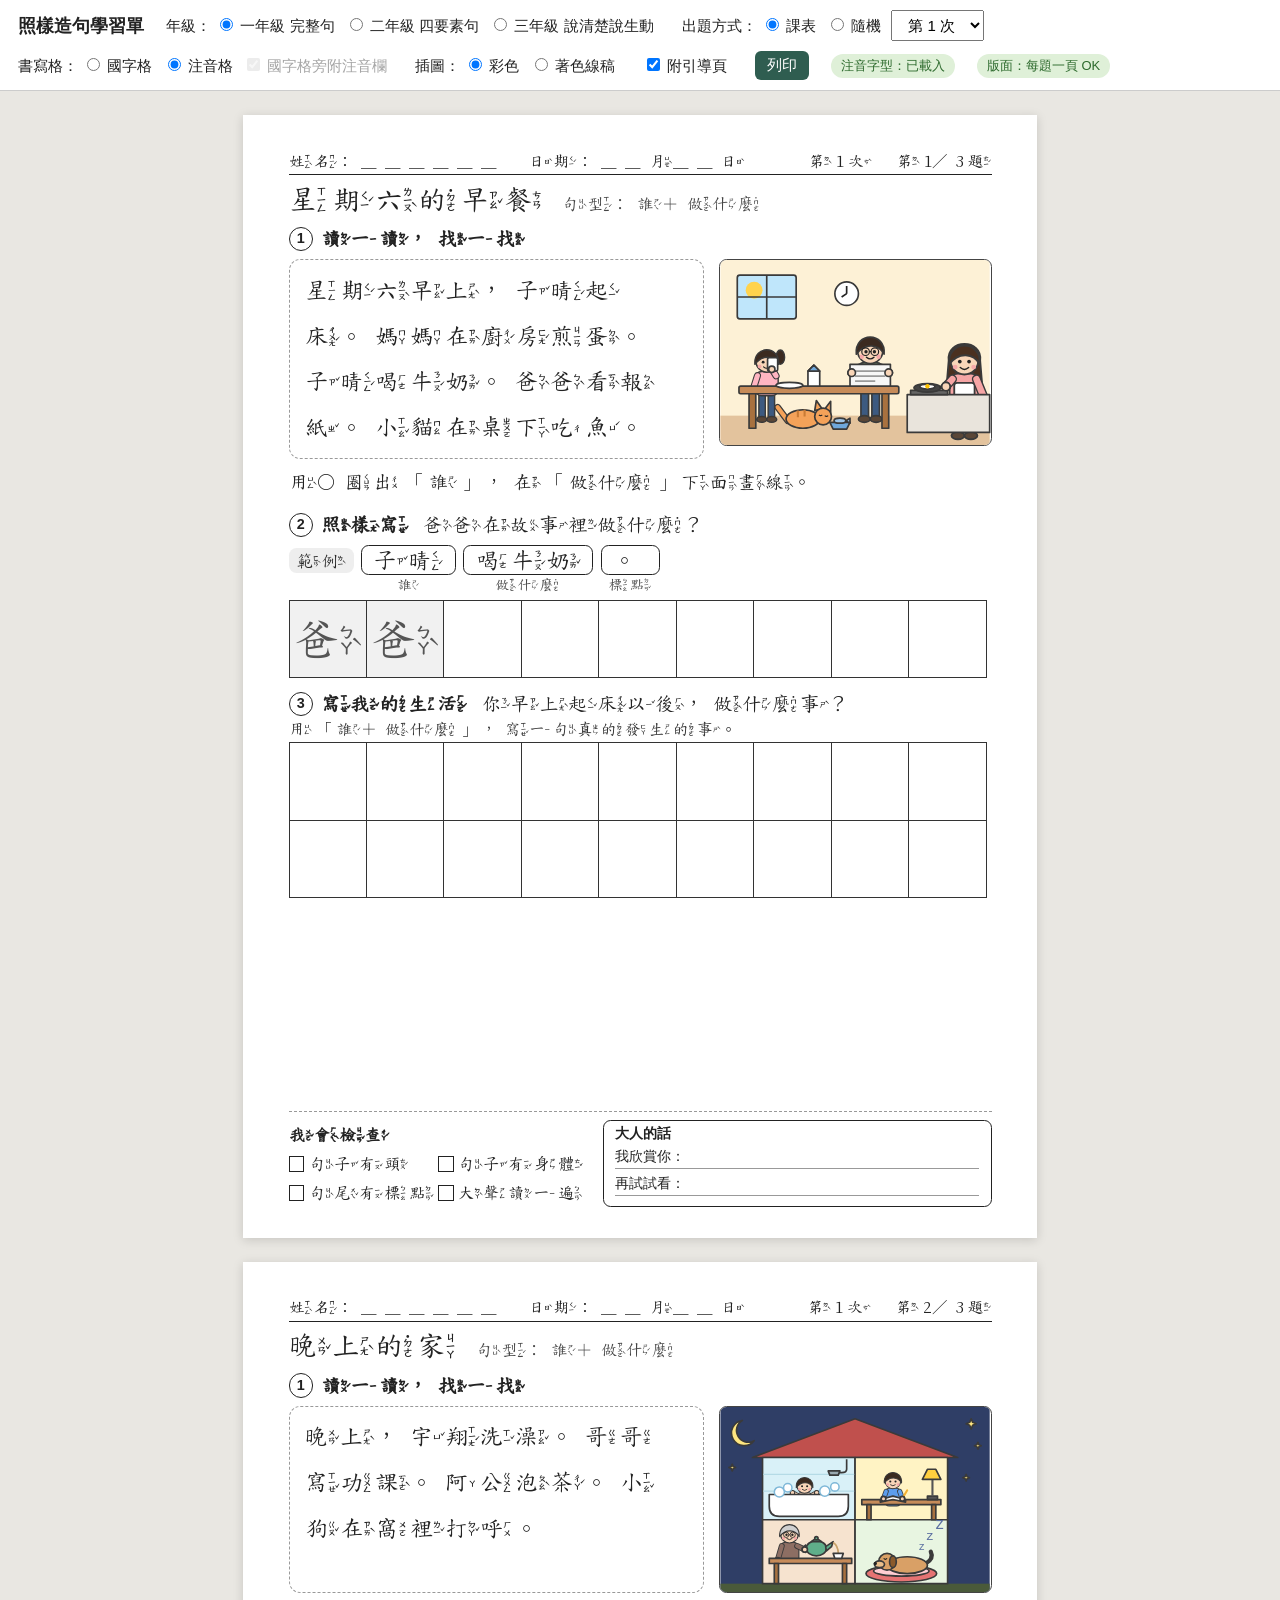
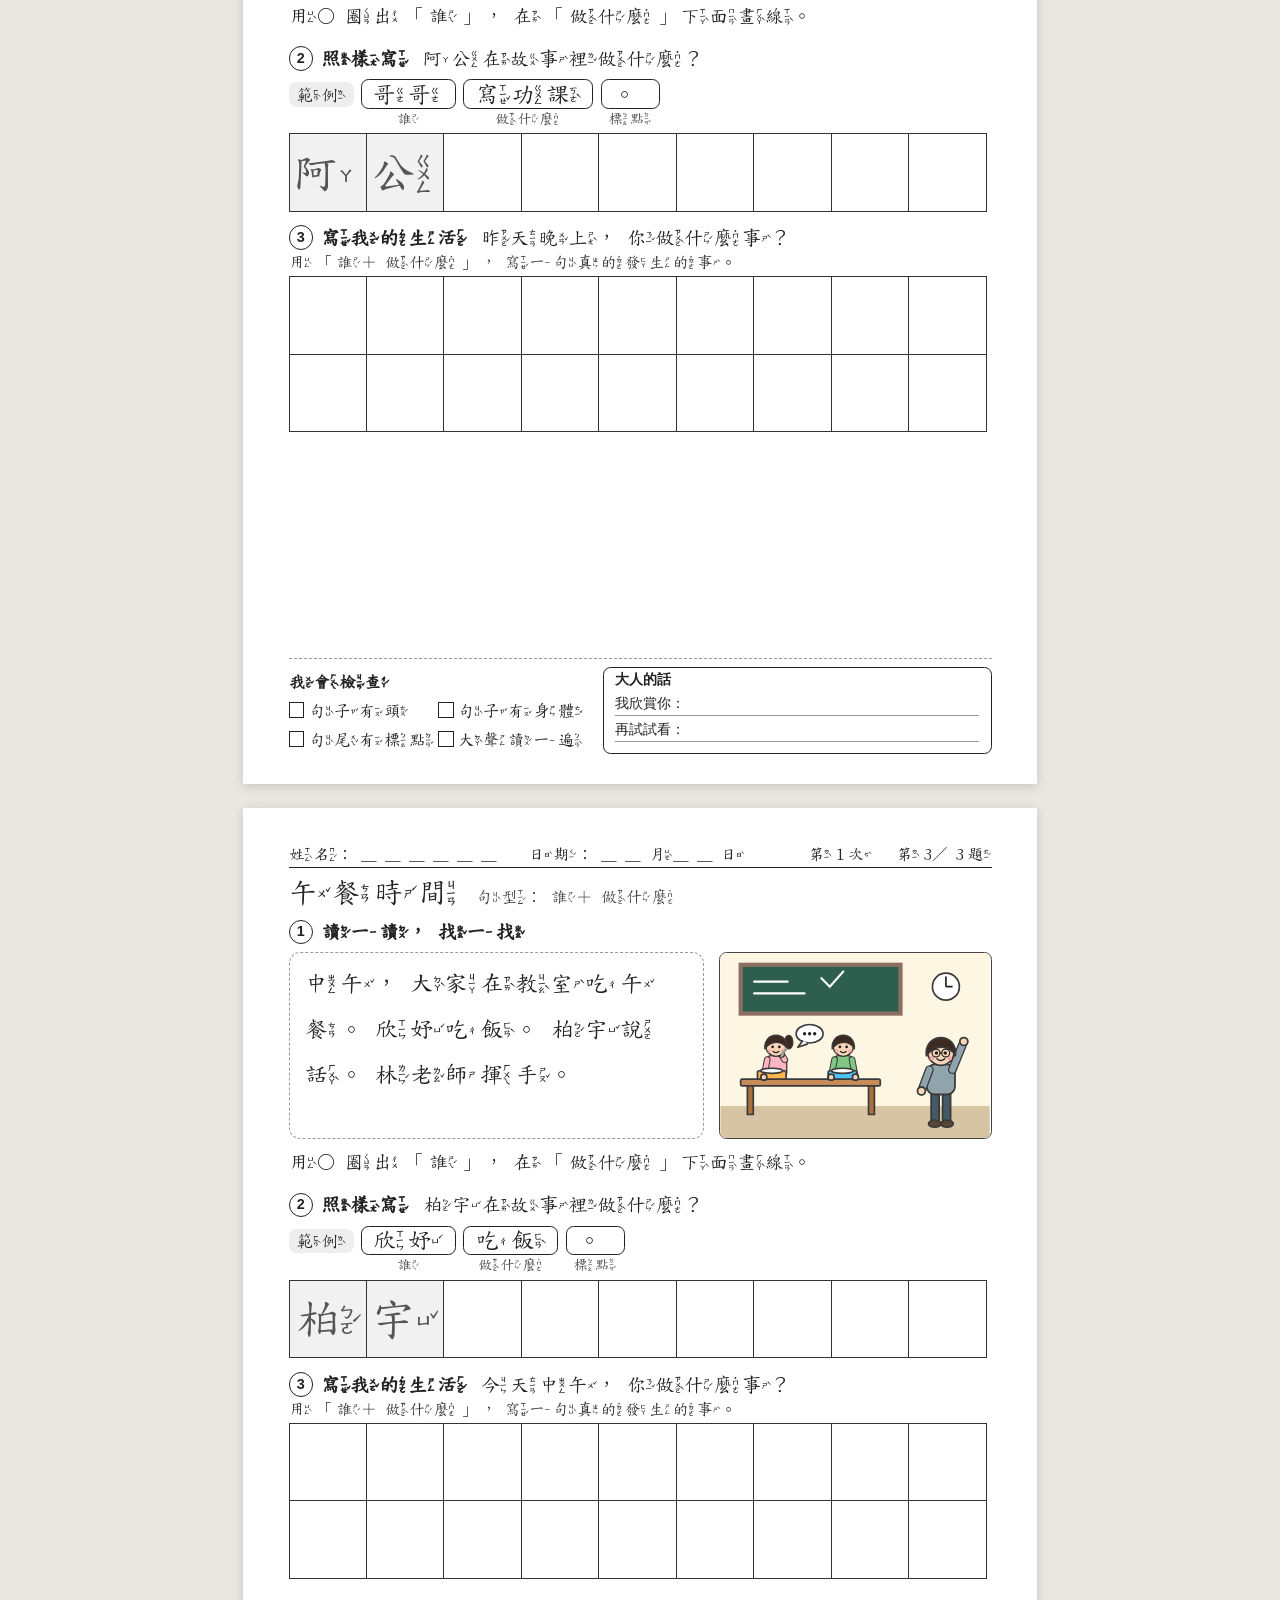
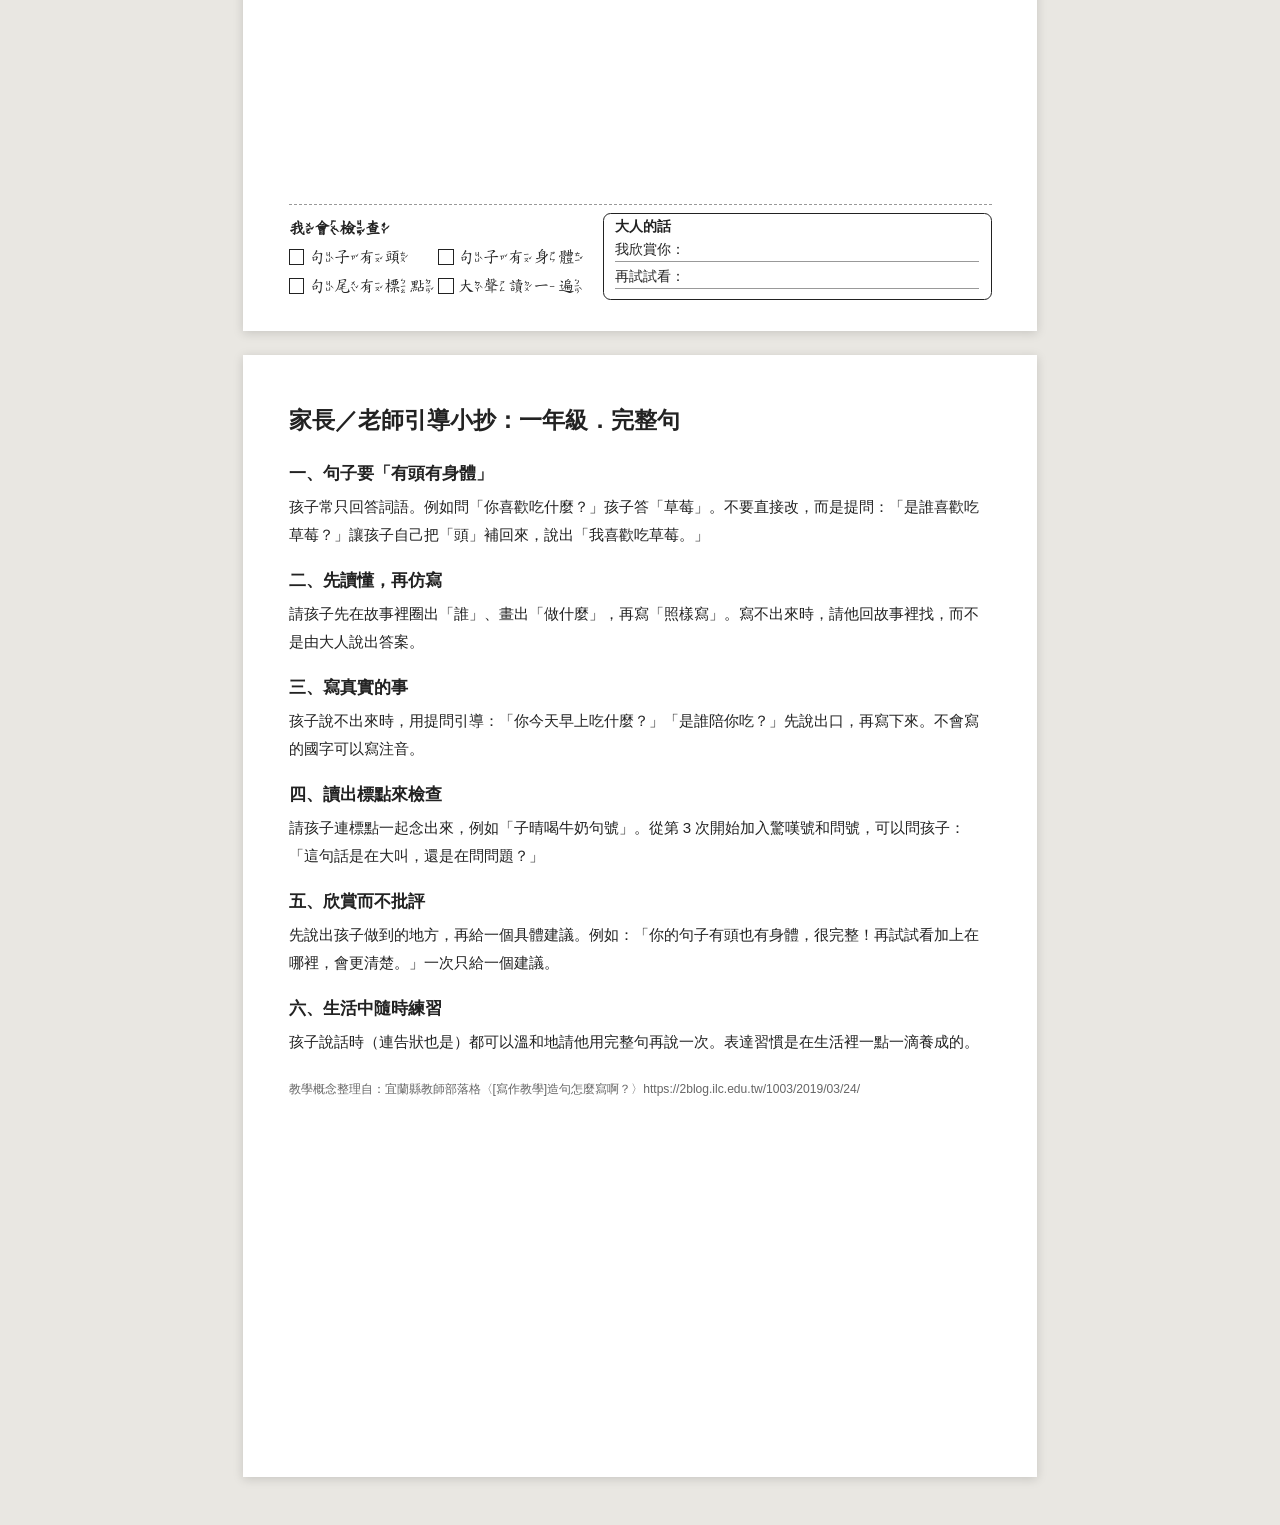
<file: index.html>
<!DOCTYPE html>
<html lang="zh-Hant">
<head>
<meta charset="UTF-8">
<meta name="viewport" content="width=device-width, initial-scale=1">
<title>照樣造句學習單（低年級）</title>
<link rel="preload" href="fonts/BpmfZihiKaiStd-Regular.ttf" as="font" type="font/ttf" crossorigin>
<link rel="stylesheet" href="css/style.css">
<link rel="stylesheet" href="css/print.css">
</head>
<body>

<div class="panel">
  <h1>照樣造句學習單</h1>
  <span>年級：
    <label><input type="radio" name="lv" value="1" checked> 一年級 完整句</label>
    <label><input type="radio" name="lv" value="2"> 二年級 四要素句</label>
    <label><input type="radio" name="lv" value="3"> 三年級 說清楚說生動</label>
  </span>
  <span id="srcWrap">出題方式：
    <label><input type="radio" name="src" value="lesson" checked> 課表</label>
    <label><input type="radio" name="src" value="random"> 隨機</label>
    <select id="lesson"></select>
  </span>
  <span id="countWrap">題數：<select id="count"><option>3</option><option>4</option><option selected>5</option></select></span>
  <span>書寫格：
    <label><input type="radio" name="mode" value="hz" checked> 國字格</label>
    <label><input type="radio" name="mode" value="zy"> 注音格</label>
    <label id="zyWrap"><input type="checkbox" id="zy" checked> 國字格旁附注音欄</label>
  </span>
  <span>插圖：
    <label><input type="radio" name="art" value="color" checked> 彩色</label>
    <label><input type="radio" name="art" value="line"> 著色線稿</label>
  </span>
  <label><input type="checkbox" id="withGuide" checked> 附引導頁</label>
  <button class="gray" id="reshuffle">重新抽題</button>
  <button id="printBtn">列印</button>
  <span id="fontStatus">偵測字型中…</span>
  <span id="warn"></span>
</div>

<div id="sheets"></div>

<script src="data/grade1.js"></script>
<script src="data/grade2.js"></script>
<script src="data/grade3.js"></script>
<script src="js/svgs.js"></script>
<script src="js/app.js"></script>
</body>
</html>
</file>
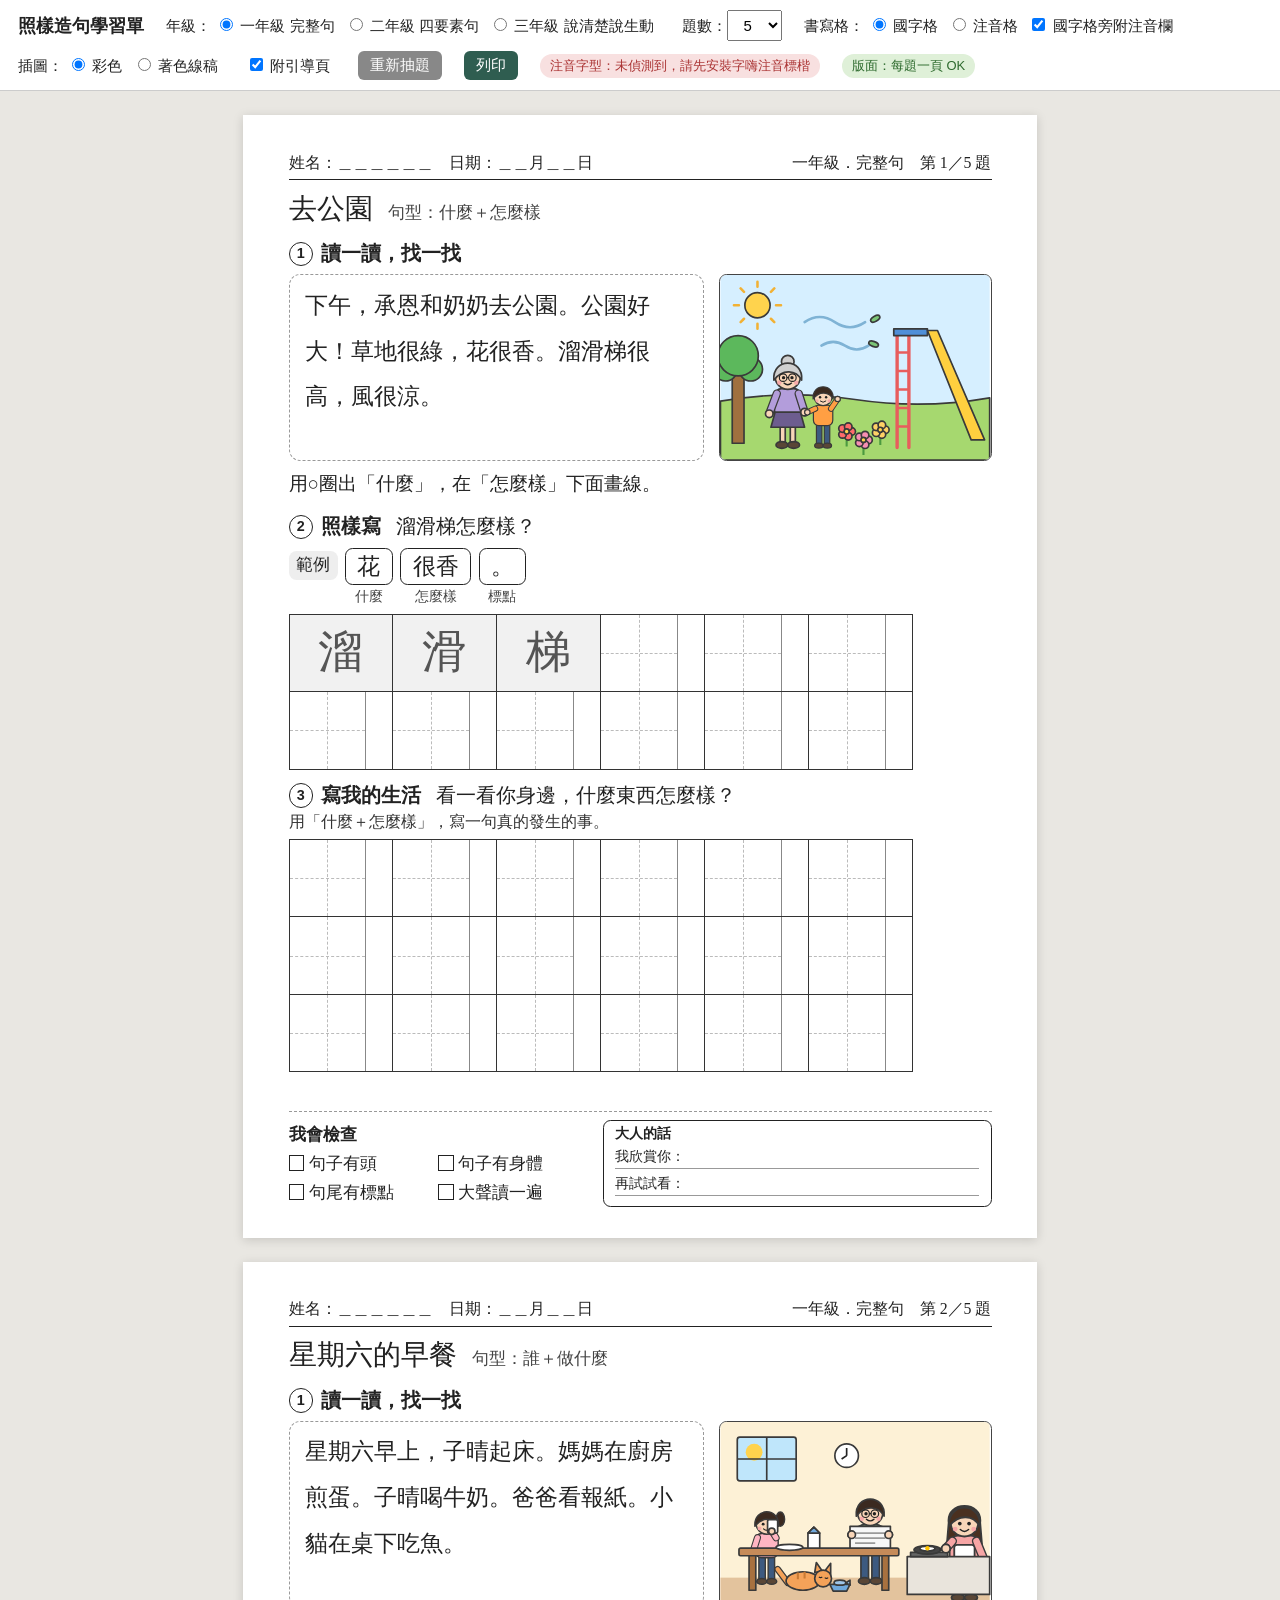
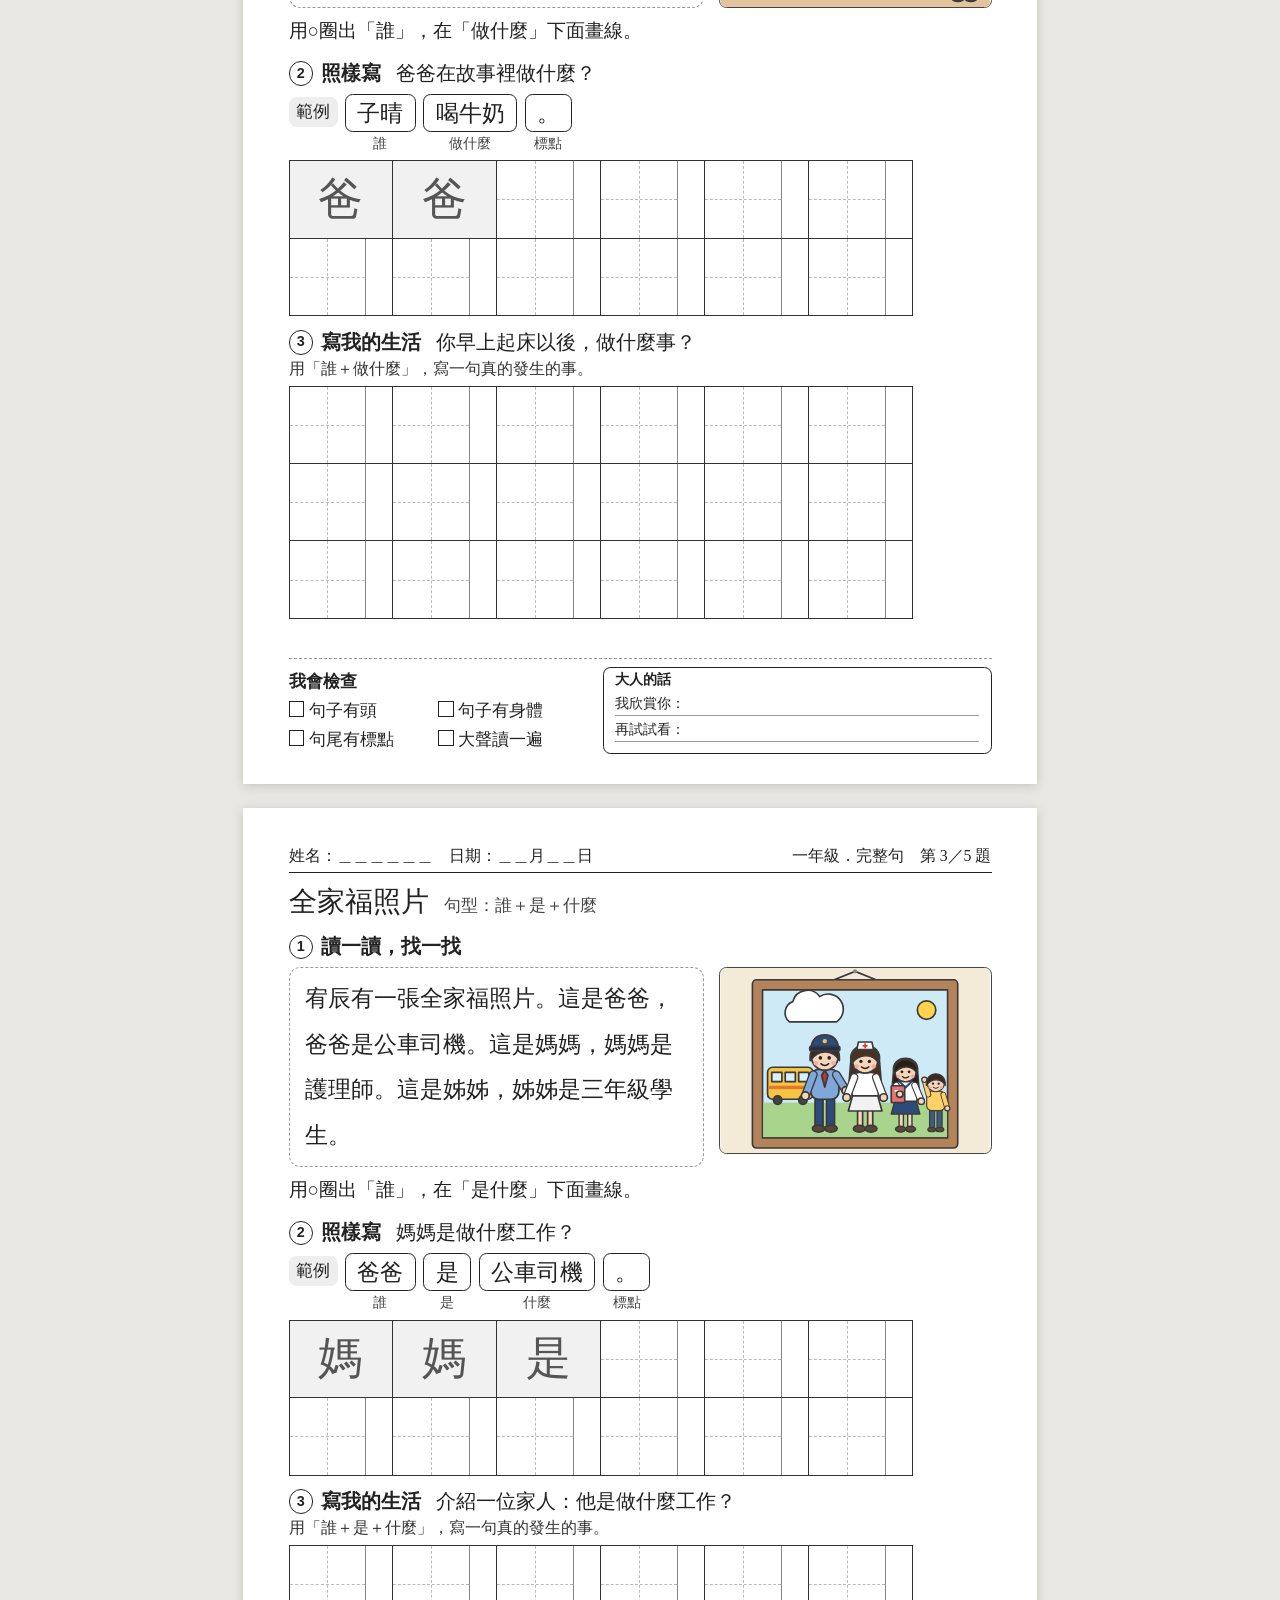
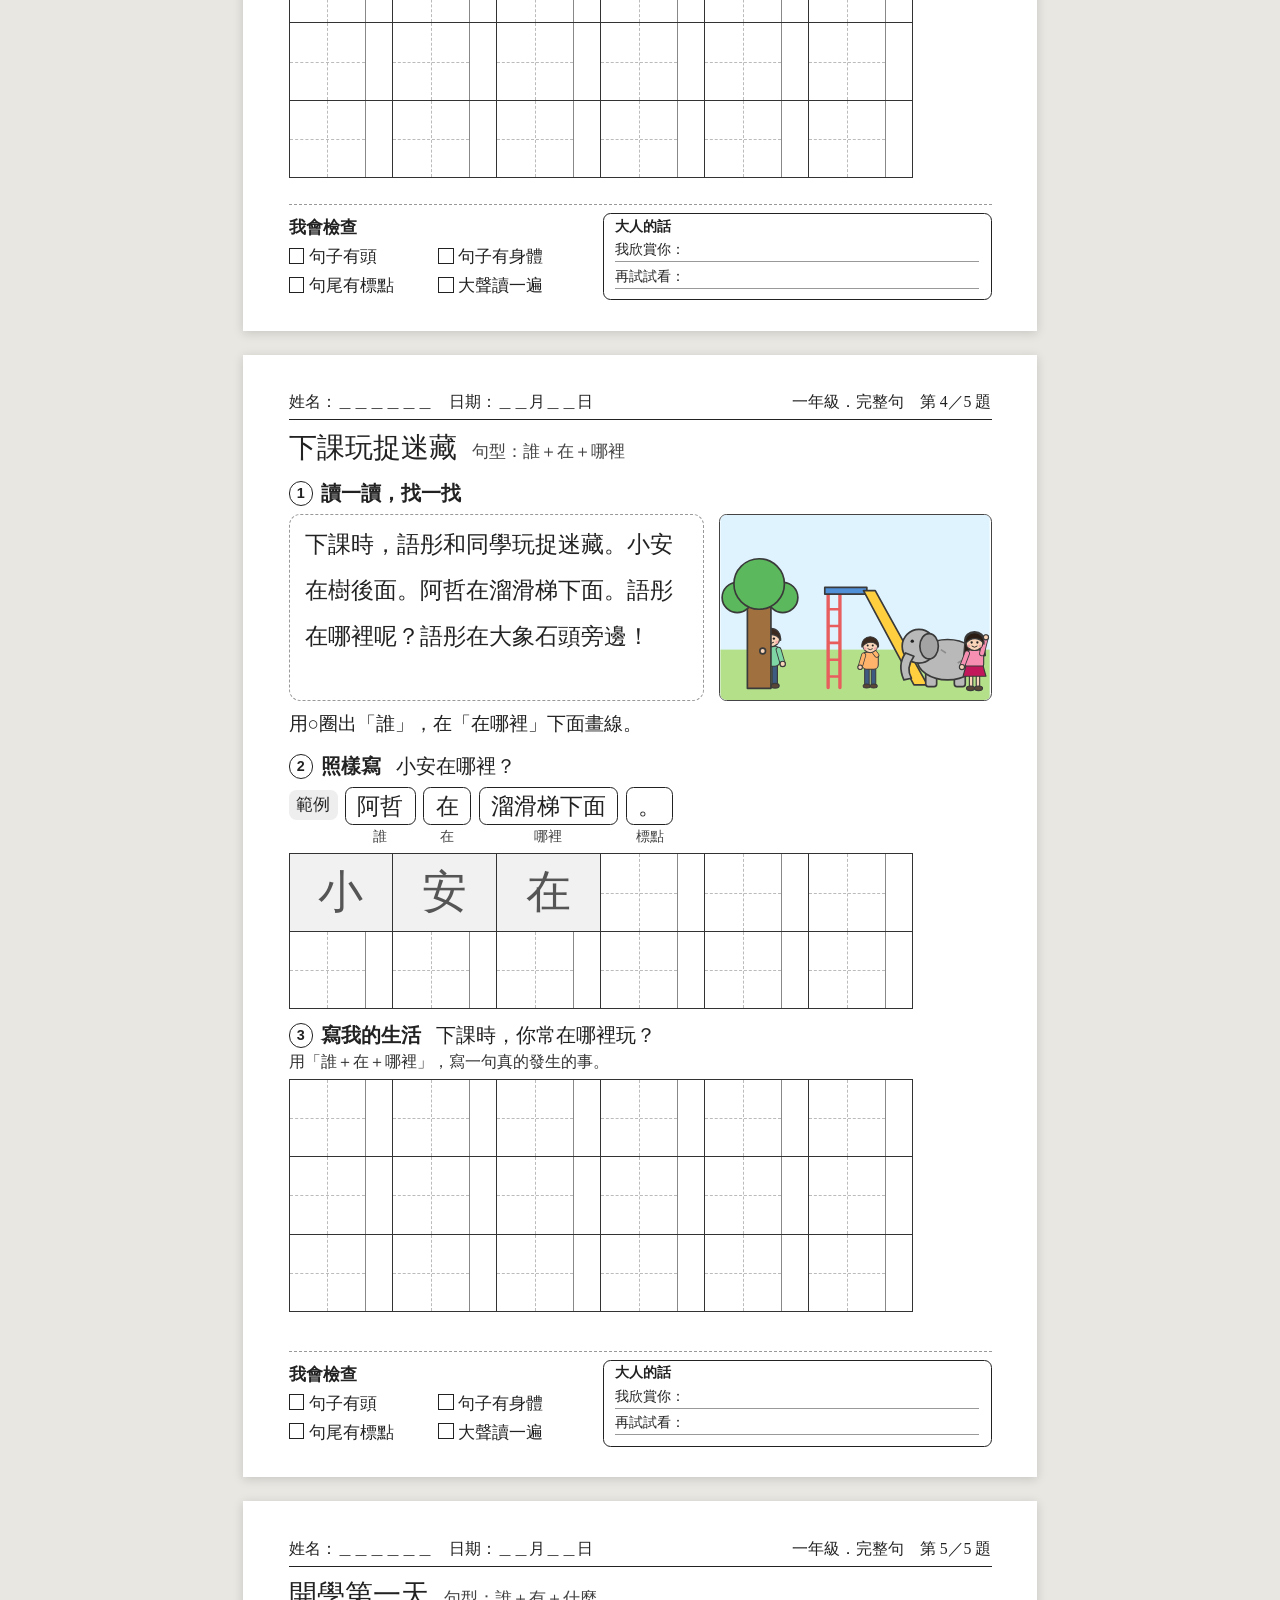
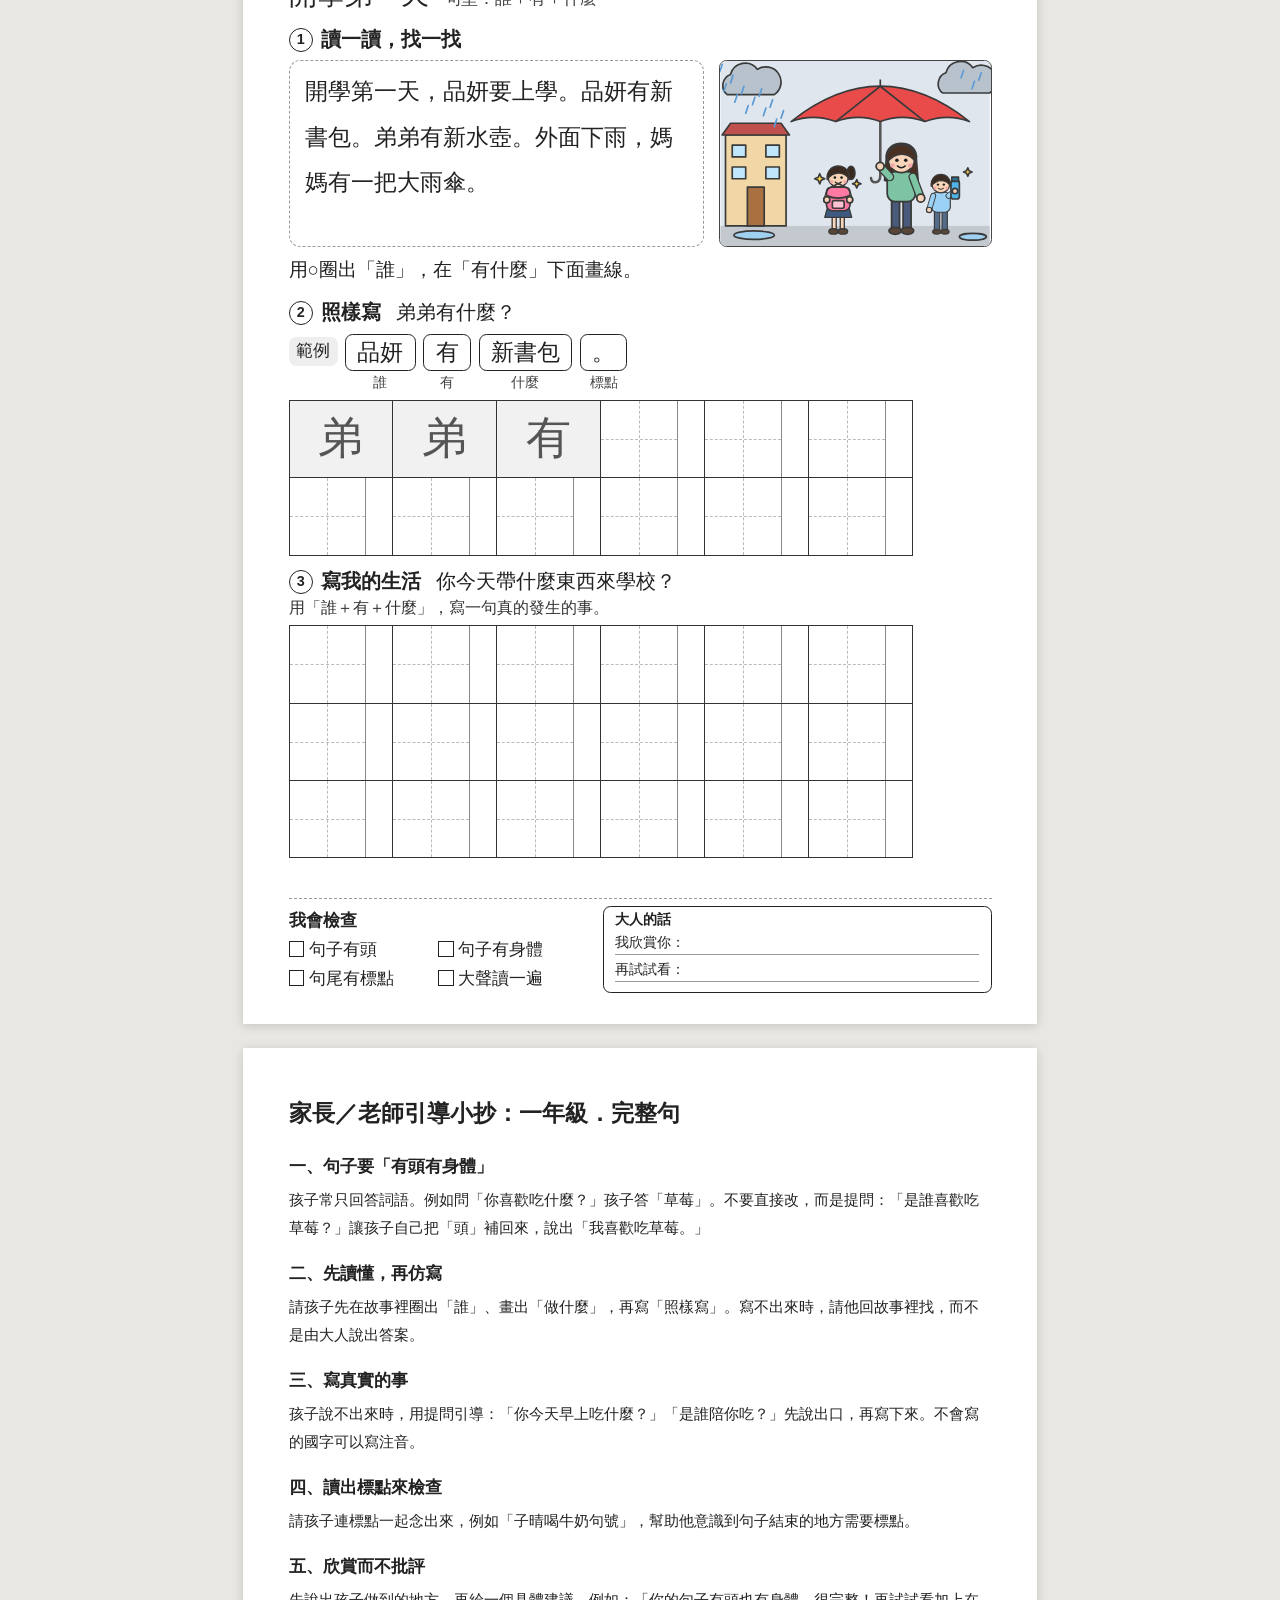
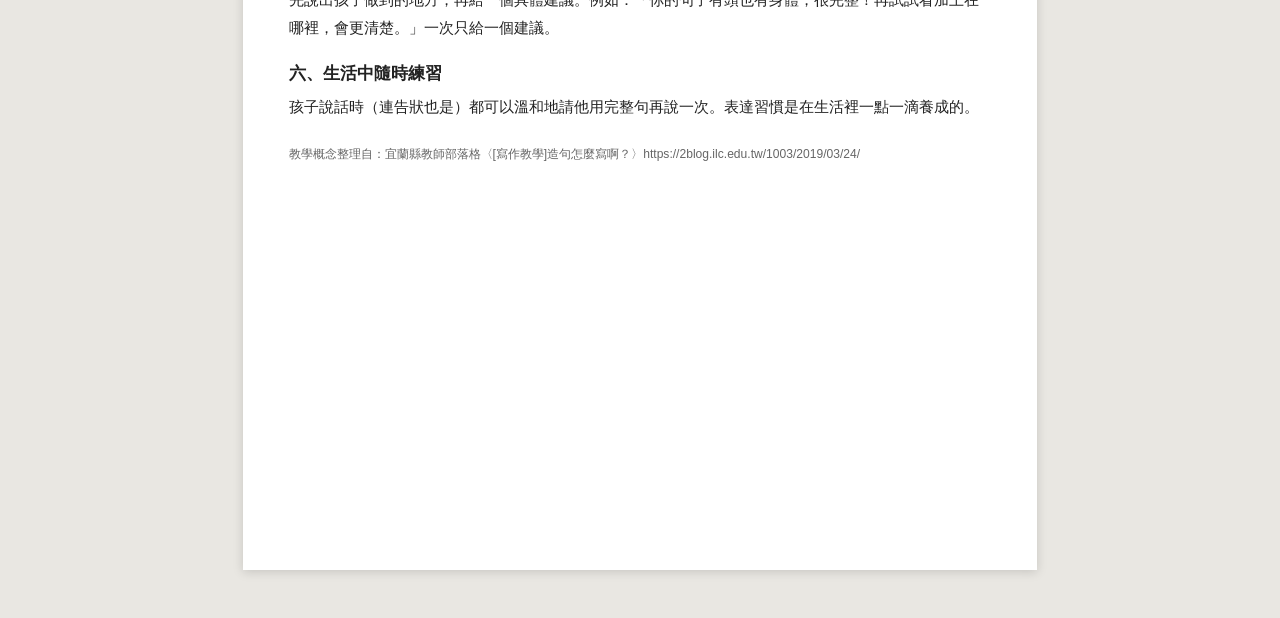
<file: legacy/照樣造句學習單.html>
<!DOCTYPE html>
<html lang="zh-Hant">
<head>
<meta charset="UTF-8">
<title>照樣造句學習單（低年級）</title>
<style>
:root{
  --bpmf:'BpmfZihiKaiStd','字嗨注音標楷','Bpmf Zihi Kai Std','BpmfZihiKaiStd-Regular','DFKai-SB','標楷體',serif;
  --ui:'Microsoft JhengHei','PingFang TC','Noto Sans TC',sans-serif;
}
*{box-sizing:border-box}
body{margin:0;background:#e9e7e2;font-family:var(--ui);color:#222;
  -webkit-print-color-adjust:exact;print-color-adjust:exact}

/* ===== 控制面板 ===== */
.panel{position:sticky;top:0;z-index:5;background:#fff;border-bottom:1px solid #ccc;
  padding:10px 18px;display:flex;flex-wrap:wrap;gap:10px 22px;align-items:center;font-size:15px}
.panel h1{font-size:18px;margin:0}
.panel label{cursor:pointer;margin-right:6px}
.panel .dis{color:#aaa;cursor:default}
.panel select,.panel button{font-size:15px;padding:5px 12px}
.panel button{background:#2f5d50;color:#fff;border:0;border-radius:6px;cursor:pointer}
.panel button.gray{background:#888}
#fontStatus,#warn{font-size:13px;padding:3px 10px;border-radius:12px}
.ok{background:#dff0d8;color:#2d6a2d}.ng{background:#f8e0e0;color:#a33}

/* ===== A4 頁面 ===== */
#sheets{padding:24px 0}
.page{width:210mm;height:297mm;margin:0 auto 24px;background:#fff;overflow:hidden;
  padding:10mm 12mm 8mm;box-shadow:0 2px 10px rgba(0,0,0,.15);
  display:flex;flex-direction:column;font-family:var(--bpmf)}
.head{display:flex;justify-content:space-between;align-items:flex-end;
  border-bottom:.5mm solid #222;padding-bottom:1.5mm;font-size:4.2mm}
.title{font-size:7.5mm;margin:2.5mm 0 0;display:flex;align-items:baseline;gap:4mm}
.title small{font-size:4.4mm;color:#444}
.sec{margin-top:3mm}
.sec-t{font-size:5.2mm;font-weight:bold;margin-bottom:1.5mm;display:flex;align-items:center;gap:2mm;line-height:1.5}
.sec-t .q{font-weight:normal;margin-left:2mm}
.num{display:inline-flex;width:6.5mm;height:6.5mm;border-radius:50%;border:.4mm solid #222;
  align-items:center;justify-content:center;font-family:var(--ui);font-size:3.8mm;flex:none}
.story{display:flex;gap:4mm;align-items:stretch}
.story .txt{flex:1;font-size:6.2mm;line-height:1.95;border:.35mm dashed #999;border-radius:3mm;padding:2mm 4mm}
.ill{width:72mm;flex:none}
.ill svg{width:72mm;height:49.5mm;display:block;border:.35mm solid #444;border-radius:2mm}
.task{font-size:5mm;margin-top:1.5mm;line-height:1.8}
.subq{font-size:4.2mm;margin:-1mm 0 1.5mm;color:#333}

/* 範例句 */
.ex{display:flex;gap:2mm;align-items:flex-start;margin-bottom:2mm}
.ex .lab{font-size:4.4mm;padding:1mm 2mm;background:#eee;border-radius:2mm;margin-top:.8mm}
.blk .w{font-size:6.2mm;border:.4mm solid #222;border-radius:2mm;padding:.5mm 3mm;min-width:11mm;text-align:center}
.blk .tag{font-size:3.8mm;text-align:center;color:#444;margin-top:.5mm}

/* 書寫格：20mm 以上 */
.grid{display:grid;width:max-content;border-top:.45mm solid #333;border-left:.45mm solid #333}
.cell{height:20.5mm;border-right:.45mm solid #333;border-bottom:.45mm solid #333;display:flex;position:relative}
.cell .sq{width:20mm;height:100%;position:relative}
.m-hz .cell .sq::before{content:'';position:absolute;left:50%;top:0;bottom:0;border-left:.25mm dashed #bbb}
.m-hz .cell .sq::after{content:'';position:absolute;top:50%;left:0;right:0;border-top:.25mm dashed #bbb}
.cell .zy{flex:1;border-left:.3mm solid #888}
.cell.given{background:#f1f1f1}
.cell .gch{position:absolute;inset:0;display:flex;align-items:center;justify-content:center;
  font-size:12mm;color:#555;line-height:1}

/* 頁尾 */
.foot{margin-top:auto;display:grid;grid-template-columns:1fr 1.3fr;gap:4mm;
  border-top:.3mm dashed #999;padding-top:2mm}
.check{font-size:4.4mm;line-height:1.75}
.check .items{display:grid;grid-template-columns:1fr 1fr}
.box{display:inline-block;width:4.2mm;height:4.2mm;border:.35mm solid #222;margin-right:1.2mm;vertical-align:-.4mm}
.adult{border:.35mm solid #222;border-radius:2mm;padding:1mm 3mm 1.5mm;font-family:var(--ui);font-size:3.6mm}
.adult .ln{border-bottom:.25mm solid #999;height:7mm;display:flex;align-items:flex-end;padding-bottom:.5mm}

/* 著色線稿模式 */
.lineart .ill [fill]:not([fill="none"]):not(.k){fill:#fff}
.lineart .ill .f{stroke:#fff}

/* 引導頁 */
.guide{font-family:var(--ui);font-size:4mm;line-height:1.85;display:block}
.guide h2{font-size:6mm;margin:2mm 0 3mm}
.guide h3{font-size:4.6mm;margin:4mm 0 1mm}
.guide p{margin:0 0 2mm}
.guide .src{font-size:3.2mm;color:#666;margin-top:6mm}

/* 先想一想 構思框 */
.plan{display:flex;gap:2mm;margin-bottom:2.5mm}
.pl{flex:1;border:.35mm solid #222;border-radius:2mm;overflow:hidden}
.pt{font-size:4.2mm;text-align:center;background:#eee;border-bottom:.3mm solid #222;padding:.5mm}
.pb{height:16mm}
.plan-t{font-size:4.4mm;margin-bottom:1mm}
.ex{flex-wrap:wrap}

@page{size:A4;margin:0}
@media print{
  body{background:#fff}
  .panel{display:none}
  #sheets{padding:0}
  .page{margin:0;box-shadow:none;break-after:page}
  .page:last-child{break-after:auto}
}
</style>
</head>
<body>

<div class="panel">
  <h1>照樣造句學習單</h1>
  <span>年級：
    <label><input type="radio" name="lv" value="1" checked> 一年級 完整句</label>
    <label><input type="radio" name="lv" value="2"> 二年級 四要素句</label>
    <label><input type="radio" name="lv" value="3"> 三年級 說清楚說生動</label>
  </span>
  <span>題數：<select id="count"><option>3</option><option>4</option><option selected>5</option></select></span>
  <span>書寫格：
    <label><input type="radio" name="mode" value="hz" checked> 國字格</label>
    <label><input type="radio" name="mode" value="zy"> 注音格</label>
    <label id="zyWrap"><input type="checkbox" id="zy" checked> 國字格旁附注音欄</label>
  </span>
  <span>插圖：
    <label><input type="radio" name="art" value="color" checked> 彩色</label>
    <label><input type="radio" name="art" value="line"> 著色線稿</label>
  </span>
  <label><input type="checkbox" id="withGuide" checked> 附引導頁</label>
  <button class="gray" id="reshuffle">重新抽題</button>
  <button id="printBtn">列印</button>
  <span id="fontStatus">偵測字型中…</span>
  <span id="warn"></span>
</div>

<div id="sheets"></div>

<script>
/* =========================================================
   【題目資料區】學生看得到的文字都在這裡
   校對破音字：貼到 https://buttaiwan.github.io/bpmfvs/ 修正後，
   複製回來覆蓋引號 '...' 內的文字，以 UTF-8 存檔。
   ans＝照樣寫預估字數　lifeEst＝寫我的生活預估字數（皆含標點）
   twoPage＝每題印成兩頁　plan＝「先想一想」構思框
   ========================================================= */
const LEVELS = {
  1: {
    name: '一年級．完整句', twoPage:false,
    checklist: ['句子有頭', '句子有身體', '句尾有標點', '大聲讀一遍'],
    stories: [
      { title:'星期六的早餐', pattern:'誰＋做什麼', svg:'breakfast',
        text:['星期六早上，子晴起床。','媽媽在廚房煎蛋。','子晴喝牛奶。','爸爸看報紙。','小貓在桌下吃魚。'],
        find:'用○圈出「誰」，在「做什麼」下面畫線。',
        example:[['子晴','誰'],['喝牛奶','做什麼'],['。','標點']],
        fill:{given:'爸爸', ans:4, hint:'爸爸在故事裡做什麼？'},
        life:'你早上起床以後，做什麼事？', lifeEst:12 },
      { title:'全家福照片', pattern:'誰＋是＋什麼', svg:'family',
        text:['宥辰有一張全家福照片。','這是爸爸，爸爸是公車司機。','這是媽媽，媽媽是護理師。','這是姊姊，姊姊是三年級學生。'],
        find:'用○圈出「誰」，在「是什麼」下面畫線。',
        example:[['爸爸','誰'],['是','是'],['公車司機','什麼'],['。','標點']],
        fill:{given:'媽媽是', ans:4, hint:'媽媽是做什麼工作？'},
        life:'介紹一位家人：他是做什麼工作？', lifeEst:12 },
      { title:'開學第一天', pattern:'誰＋有＋什麼', svg:'bag',
        text:['開學第一天，品妍要上學。','品妍有新書包。','弟弟有新水壺。','外面下雨，媽媽有一把大雨傘。'],
        find:'用○圈出「誰」，在「有什麼」下面畫線。',
        example:[['品妍','誰'],['有','有'],['新書包','什麼'],['。','標點']],
        fill:{given:'弟弟有', ans:4, hint:'弟弟有什麼？'},
        life:'你今天帶什麼東西來學校？', lifeEst:12 },
      { title:'去公園', pattern:'什麼＋怎麼樣', svg:'park',
        text:['下午，承恩和奶奶去公園。','公園好大！','草地很綠，花很香。','溜滑梯很高，風很涼。'],
        find:'用○圈出「什麼」，在「怎麼樣」下面畫線。',
        example:[['花','什麼'],['很香','怎麼樣'],['。','標點']],
        fill:{given:'溜滑梯', ans:3, hint:'溜滑梯怎麼樣？'},
        life:'看一看你身邊，什麼東西怎麼樣？', lifeEst:10 },
      { title:'下課玩捉迷藏', pattern:'誰＋在＋哪裡', svg:'hide',
        text:['下課時，語彤和同學玩捉迷藏。','小安在樹後面。','阿哲在溜滑梯下面。','語彤在哪裡呢？','語彤在大象石頭旁邊！'],
        find:'用○圈出「誰」，在「在哪裡」下面畫線。',
        example:[['阿哲','誰'],['在','在'],['溜滑梯下面','哪裡'],['。','標點']],
        fill:{given:'小安在', ans:4, hint:'小安在哪裡？'},
        life:'下課時，你常在哪裡玩？', lifeEst:12 },
      { title:'晚上的家', pattern:'誰＋做什麼', svg:'night',
        text:['晚上，宇翔洗澡。','哥哥寫功課。','阿公泡茶。','小狗在窩裡打呼。'],
        find:'用○圈出「誰」，在「做什麼」下面畫線。',
        example:[['哥哥','誰'],['寫功課','做什麼'],['。','標點']],
        fill:{given:'阿公', ans:3, hint:'阿公在故事裡做什麼？'},
        life:'昨天晚上，你做什麼事？', lifeEst:12 }
    ],
    guide:{ title:'一年級．完整句', items:[
      ['一、句子要「有頭有身體」','孩子常只回答詞語。例如問「你喜歡吃什麼？」孩子答「草莓」。不要直接改，而是提問：「是誰喜歡吃草莓？」讓孩子自己把「頭」補回來，說出「我喜歡吃草莓。」'],
      ['二、先讀懂，再仿寫','請孩子先在故事裡圈出「誰」、畫出「做什麼」，再寫「照樣寫」。寫不出來時，請他回故事裡找，而不是由大人說出答案。'],
      ['三、寫真實的事','孩子說不出來時，用提問引導：「你今天早上吃什麼？」「是誰陪你吃？」先說出口，再寫下來。不會寫的國字可以寫注音。'],
      ['四、讀出標點來檢查','請孩子連標點一起念出來，例如「子晴喝牛奶句號」，幫助他意識到句子結束的地方需要標點。'],
      ['五、欣賞而不批評','先說出孩子做到的地方，再給一個具體建議。例如：「你的句子有頭也有身體，很完整！再試試看加上在哪裡，會更清楚。」一次只給一個建議。'],
      ['六、生活中隨時練習','孩子說話時（連告狀也是）都可以溫和地請他用完整句再說一次。表達習慣是在生活裡一點一滴養成的。']
    ]}
  },

  2: {
    name: '二年級．四要素句', twoPage:true,
    plan: ['什麼時候','誰','在哪裡','做什麼'],
    checklist: ['有時間','有人物','有地點','有事情','句尾有標點','大聲讀一遍'],
    stories: [
      { title:'廚房裡的早晨', pattern:'時間＋人物＋地點＋事情', svg:'breakfast',
        text:['星期六早上，子晴一家在廚房。','媽媽在爐子前煎蛋。','子晴在餐桌旁喝牛奶。','小貓在桌子下面吃魚。'],
        find:'用○圈出「誰」，在「在哪裡」下面畫線，把「做什麼」框起來。',
        example:[['星期六早上','時間'],['子晴','人物'],['在餐桌旁','地點'],['喝牛奶','事情'],['。','標點']],
        fill:{given:'星期六早上，爸爸', ans:7, hint:'爸爸在哪裡做什麼？'},
        life:'你週末早上在哪裡做什麼？', lifeEst:18 },
      { title:'公園散步', pattern:'時間＋人物＋地點＋事情', svg:'park',
        text:['星期天下午，承恩和奶奶在公園散步。','承恩在溜滑梯旁邊揮手。','奶奶在小花旁邊拍手。','天上的太陽好溫暖。'],
        find:'用○圈出「誰」，在「在哪裡」下面畫線，把「做什麼」框起來。',
        example:[['星期天下午','時間'],['承恩','人物'],['在溜滑梯旁邊','地點'],['揮手','事情'],['。','標點']],
        fill:{given:'星期天下午，奶奶', ans:8, hint:'奶奶在哪裡做什麼？'},
        life:'你放假的時候，和誰去哪裡做什麼？', lifeEst:20 },
      { title:'操場捉迷藏', pattern:'時間＋人物＋地點＋事情', svg:'hide',
        text:['今天下課，語彤和同學在操場玩捉迷藏。','小安躲在大樹後面。','阿哲躲在溜滑梯下面。','語彤躲在大象石頭旁邊。'],
        find:'用○圈出「誰」，在「在哪裡」下面畫線，把「做什麼」框起來。',
        example:[['今天下課','時間'],['小安','人物'],['躲在大樹後面','地點＋事情'],['。','標點']],
        fill:{given:'今天下課，阿哲', ans:8, hint:'阿哲躲在哪裡？'},
        life:'今天下課，你在哪裡做什麼？', lifeEst:18 },
      { title:'圖書館的下午', pattern:'時間＋人物＋地點＋事情', svg:'library',
        text:['星期三下午，品妍和姊姊在圖書館。','姊姊在書架前找故事書。','品妍在窗戶旁邊看繪本。','圖書館裡好安靜。'],
        find:'用○圈出「誰」，在「在哪裡」下面畫線，把「做什麼」框起來。',
        example:[['星期三下午','時間'],['品妍','人物'],['在窗戶旁邊','地點'],['看繪本','事情'],['。','標點']],
        fill:{given:'星期三下午，姊姊', ans:9, hint:'姊姊在哪裡做什麼？'},
        life:'你最近一次看書，是什麼時候、在哪裡？', lifeEst:20 },
      { title:'逛市場', pattern:'時間＋人物＋地點＋事情', svg:'market',
        text:['星期日早上，宇翔和媽媽在市場買菜。','媽媽在菜攤挑青菜。','宇翔在水果攤看西瓜。','市場裡好熱鬧。'],
        find:'用○圈出「誰」，在「在哪裡」下面畫線，把「做什麼」框起來。',
        example:[['星期日早上','時間'],['媽媽','人物'],['在菜攤','地點'],['挑青菜','事情'],['。','標點']],
        fill:{given:'星期日早上，宇翔', ans:8, hint:'宇翔在哪裡做什麼？'},
        life:'你和家人一起去買東西，是什麼時候、在哪裡？', lifeEst:20 }
    ],
    guide:{ title:'二年級．四要素句', items:[
      ['一、四要素：時間、人物、地點、事情','句子完整之後，下一步是說清楚。用四個問題帶孩子補要素：「什麼時候？」「是誰？」「在哪裡？」「做什麼？」孩子回答一個，就補進句子一個。'],
      ['二、先想一想，再動筆','第 2 頁的「先想一想」框，只要寫關鍵詞就好（可寫注音）。先口說出整句，再寫進格子裡，孩子會寫得比較順。'],
      ['三、地點要放在哪裡？','常見的順序是「時間＋人物＋地點＋事情」，例如：「中午，我在教室吃飯。」若孩子把地點放錯位置，請他念出來聽聽看順不順。'],
      ['四、刪掉重複的字','例如「今天中午吃午飯的時候，我一邊吃飯……」，「吃飯」重複了，可以改成「今天中午吃飯的時候」。請孩子自己找找看哪裡重複。'],
      ['五、欣賞而不批評','例如：「你的句子符合題目的要求，如果再試試看加上時間，會更好。」一次只給一個建議。'],
      ['六、寫真實的事','故事只是範本。寫我的生活一定要寫真的發生的事，越具體越好。']
    ]}
  },

  3: {
    name: '三年級．說清楚說生動', twoPage:true,
    checklist: ['用對句型','有四要素','加上形容詞','說出心情','句尾有標點','大聲讀一遍'],
    stories: [
      { title:'教室裡的午餐', pattern:'一邊…一邊…', svg:'lunch',
        text:['中午在教室吃午餐的時候，大家都很開心。','子晴一邊吃飯，一邊和同學聊天。','老師一邊走來走去，一邊提醒大家坐好。'],
        find:'用○圈出「一邊」，在兩件同時做的事下面畫線。',
        example:[['子晴','誰'],['一邊','一邊'],['吃飯','做什麼'],['，一邊','一邊'],['和同學聊天','做什麼'],['。','標點']],
        fill:{given:'老師一邊', ans:13, hint:'老師同時做哪兩件事？'},
        plan:['什麼時候','在哪裡','一邊做','一邊做'],
        life:'你常常一邊做什麼，一邊做什麼？', lifeEst:22 },
      { title:'下雨的開學日', pattern:'因為…所以…', svg:'bag',
        text:['開學第一天早上，外面下大雨。','因為雨很大，所以媽媽拿出一把大雨傘。','因為品妍有新書包，所以她很開心。'],
        find:'用○圈出「因為」和「所以」，在「原因」下面畫線。',
        example:[['因為','因為'],['雨很大','原因'],['，所以','所以'],['媽媽拿出大雨傘','結果'],['。','標點']],
        fill:{given:'因為弟弟有新水壺，所以', ans:6, hint:'弟弟有新水壺，心情怎麼樣？'},
        plan:['因為（原因）','所以（結果）'],
        life:'想一件真的事：因為什麼，所以怎麼樣？', lifeEst:22 },
      { title:'幫句子穿衣服', pattern:'加上形容詞', svg:'park',
        text:['暖暖的下午，承恩和奶奶去公園。','綠油油的草地上，有紅紅的小花。','高高的溜滑梯，像一座黃色的小山。'],
        find:'在「什麼樣的」詞語下面畫線，例如「暖暖的」。',
        example:[['紅紅的','顏色'],['小花','什麼'],['；','　'],['高高的','樣子'],['溜滑梯','什麼']],
        fill:{given:'', ans:12, hint:'幫「天空很藍。」穿上衣服，寫得更生動。'},
        plan:['什麼東西','顏色或形狀','像什麼'],
        subq:'選一樣你身邊真的有的東西，幫它穿上衣服。',
        life:'你的書包（或鉛筆盒）是什麼樣子？', lifeEst:22 },
      { title:'舒服的晚上', pattern:'加上心情', svg:'night',
        text:['晚上，宇翔洗熱水澡，感到好舒服。','哥哥寫完功課，心裡很輕鬆。','阿公喝熱茶，笑咪咪的。','小狗在窩裡睡得好香。'],
        find:'在表示「心情」的詞語下面畫線。',
        example:[['晚上','時間'],['宇翔洗熱水澡','事情'],['，感到好舒服','心情'],['。','標點']],
        fill:{given:'晚上，哥哥寫完功課，', ans:6, hint:'哥哥寫完功課，心情怎麼樣？'},
        plan:['什麼時候','做什麼事','心情'],
        life:'今天發生什麼事？你的心情怎麼樣？', lifeEst:22 },
      { title:'早上的順序', pattern:'先…再…', svg:'brush',
        text:['早上起床後，子晴先刷牙，再洗臉。','接下來，她換上制服。','最後，她背起書包去上學。'],
        find:'用○圈出「先」「再」「最後」。',
        example:[['子晴','誰'],['先','先'],['刷牙','第一件事'],['，再','再'],['洗臉','第二件事'],['。','標點']],
        fill:{given:'子晴先換上制服，再', ans:9, hint:'子晴換好制服以後做什麼？'},
        plan:['先','再','最後'],
        life:'你放學回家後，先做什麼？再做什麼？', lifeEst:22 }
    ],
    guide:{ title:'三年級．說清楚說生動', items:[
      ['一、句型是骨架，內容要真實','「一邊…一邊…」「因為…所以…」「先…再…」都是骨架，裡面要放孩子真的做過的事。孩子說不出來時，就問：「你昨天真的有這樣做嗎？」'],
      ['二、別忘了四要素','用了句型之後，再檢查有沒有時間、人物、地點。例如：「中午在教室吃飯的時候，我一邊吃飯，一邊和同學聊天。」'],
      ['三、幫句子穿衣服','引導孩子加上顏色、形狀、聲音，或者「像什麼」。例如把「花很香。」寫成「紅紅的小花香香的，像媽媽的香水。」'],
      ['四、加上心情','句尾可以加上感受，例如「感到好舒服」「心裡很輕鬆」。先問孩子：「那時候你覺得怎麼樣？」'],
      ['五、欣賞而不批評','先肯定孩子用對的句型，再給一個建議。一次只改一個重點，孩子才會願意繼續寫。'],
      ['六、讀出標點','請孩子連標點一起念出來，檢查逗號和句號的位置對不對。']
    ]}
  }
};
/* ================== 資料區結束 ================== */

/* ---------- SVG 繪圖工具 ---------- */
const O='#3a3a3a', SKIN='#f8d5b8';
const sw=`stroke="${O}" stroke-width="2" stroke-linejoin="round"`;
const svg=c=>`<svg viewBox="0 0 320 220" xmlns="http://www.w3.org/2000/svg">${c}</svg>`;
const limb=(x1,y1,x2,y2,c,w=7)=>
  `<path d="M${x1} ${y1}L${x2} ${y2}" stroke="${O}" stroke-width="${w+3}" stroke-linecap="round" fill="none"/>`+
  `<path class="f" d="M${x1} ${y1}L${x2} ${y2}" stroke="${c}" stroke-width="${w}" stroke-linecap="round" fill="none"/>`;
const hand=(x,y,r=4.5)=>`<circle cx="${x}" cy="${y}" r="${r}" fill="${SKIN}" ${sw}/>`;
const star=(x,y,r,c='#ffd34d')=>`<path d="M${x} ${y-r}L${x+r*.3} ${y-r*.3}L${x+r} ${y}L${x+r*.3} ${y+r*.3}L${x} ${y+r}L${x-r*.3} ${y+r*.3}L${x-r} ${y}L${x-r*.3} ${y-r*.3}Z" fill="${c}" ${sw}/>`;
const cloud=(x,y,c='#fff')=>`<path d="M${x-28} ${y+12}a14 14 0 0 1 4 -24a18 18 0 0 1 32 -6a14 14 0 0 1 20 30Z" fill="${c}" ${sw}/>`;
const flower=(x,y,c)=>`<path d="M${x} ${y}V${y+18}" stroke="#4c9a3f" stroke-width="2.5"/>`+
  [0,72,144,216,288].map(a=>`<circle cx="${(x+6*Math.cos(a*Math.PI/180)).toFixed(1)}" cy="${(y+6*Math.sin(a*Math.PI/180)).toFixed(1)}" r="4.5" fill="${c}" ${sw}/>`).join('')+
  `<circle cx="${x}" cy="${y}" r="3" fill="#ffd34d" ${sw}/>`;

/* 人物：x,y 為腳底中心；s 為縮放；bust=只畫上半身 */
function person(o){
  const p=Object.assign({s:1,hair:'#3b2a20',hs:'short',shirt:'#6fa8dc',pants:'#3d5a80',skirt:false,
    arms:[[-22,-40],[22,-40]],face:'smile',glasses:false,hat:'',back:'',front:'',bust:false},o);
  let g='';
  if(p.hs==='long') g+=`<path d="M-17 -84C-20 -108 20 -108 17 -84L19 -60Q0 -55 -19 -60Z" fill="${p.hair}" ${sw}/>`;
  if(p.hs==='pony') g+=`<ellipse cx="19" cy="-90" rx="6" ry="10" fill="${p.hair}" ${sw}/>`;
  if(p.hs==='bun')  g+=`<circle cx="0" cy="-102" r="7.5" fill="${p.hair}" ${sw}/>`;
  g+=p.back;
  if(!p.bust){
    if(p.skirt) g+=`<rect x="-9" y="-30" width="6" height="26" fill="${SKIN}" ${sw}/><rect x="3" y="-30" width="6" height="26" fill="${SKIN}" ${sw}/>`;
    else g+=`<rect x="-11" y="-40" width="9" height="36" rx="3" fill="${p.pants}" ${sw}/><rect x="2" y="-40" width="9" height="36" rx="3" fill="${p.pants}" ${sw}/>`;
    g+=`<ellipse cx="-7" cy="-3" rx="7" ry="4" fill="#5a4636" ${sw}/><ellipse cx="7" cy="-3" rx="7" ry="4" fill="#5a4636" ${sw}/>`;
  }
  g+=`<rect x="-16" y="-70" width="32" height="34" rx="9" fill="${p.shirt}" ${sw}/>`;
  if(p.skirt && !p.bust) g+=`<path d="M-15 -42H15L20 -24H-20Z" fill="${p.pants}" ${sw}/>`;
  g+=p.front;
  const [a1,a2]=p.arms;
  g+=limb(-13,-64,a1[0],a1[1],p.shirt)+hand(a1[0],a1[1]);
  g+=limb(13,-64,a2[0],a2[1],p.shirt)+hand(a2[0],a2[1]);
  g+=`<circle cx="0" cy="-84" r="15" fill="${SKIN}" ${sw}/>`;
  g+=`<path d="M-16.5 -80C-19 -107 19 -107 16.5 -80C10 -92 -6 -94 -16.5 -80Z" fill="${p.hair}" ${sw}/>`;
  if(p.face==='sleep') g+=`<path class="k" d="M-8 -83q3 2.5 6 0M2 -83q3 2.5 6 0" stroke="#222" stroke-width="1.6" fill="none"/>`;
  else g+=`<circle class="k" cx="-5" cy="-83" r="2" fill="#222"/><circle class="k" cx="5" cy="-83" r="2" fill="#222"/>`;
  g+=`<circle cx="-10" cy="-77" r="2.6" fill="#f6a9a9"/><circle cx="10" cy="-77" r="2.6" fill="#f6a9a9"/>`;
  g+=`<path d="M-4.5 -76.5Q0 -72.5 4.5 -76.5" stroke="#222" stroke-width="1.6" fill="none" stroke-linecap="round"/>`;
  if(p.glasses) g+=`<circle cx="-5.5" cy="-83" r="4.5" fill="none" stroke="#222" stroke-width="1.4"/><circle cx="5.5" cy="-83" r="4.5" fill="none" stroke="#222" stroke-width="1.4"/><path d="M-1 -83H1" stroke="#222" stroke-width="1.4"/>`;
  g+=p.hat;
  return `<g transform="translate(${p.x} ${p.y}) scale(${p.s})">${g}</g>`;
}
const driverCap=`<path d="M-16 -93Q-14 -109 0 -109Q14 -109 16 -93Z" fill="#2c4a7a" ${sw}/><rect x="-17" y="-96" width="34" height="5" rx="1.5" fill="#1d2f4f" ${sw}/><circle cx="0" cy="-102" r="2.5" fill="#f6c445"/>`;
const nurseCap=`<path d="M-10 -97L-8 -106H8L10 -97Z" fill="#fff" ${sw}/><path class="k" d="M0 -104.5V-98.5M-3 -101.5H3" stroke="#e53935" stroke-width="2" fill="none"/>`;

function cat(x,y){ return `<g transform="translate(${x} ${y})">
  ${limb(-18,-6,-30,-22,'#f4a259',5)}
  <ellipse cx="0" cy="-8" rx="20" ry="11" fill="#f4a259" ${sw}/>
  <path d="M-6 -18v8M2 -19v8" stroke="#c97b35" stroke-width="2.5"/>
  <path d="M14 -18L16 -30L23 -20Z" fill="#f4a259" ${sw}/><path d="M26 -20L33 -29L33 -16Z" fill="#f4a259" ${sw}/>
  <circle cx="24" cy="-11" r="10" fill="#f4a259" ${sw}/>
  <path class="k" d="M19 -13q2 2 4 0M26 -12q2 2 4 0" stroke="#222" stroke-width="1.4" fill="none"/>
  <path d="M32 -4h24l-4 8h-16z" fill="#6fa8dc" ${sw}/>
  <ellipse cx="44" cy="-6" rx="7" ry="3" fill="#9ec5e8" ${sw}/><path d="M51 -6l5 -3v6z" fill="#9ec5e8" ${sw}/>
</g>`; }
function dog(x,y){ return `<g transform="translate(${x} ${y})">
  <path d="M22 -12q10 -6 6 -14" stroke="${O}" stroke-width="5" fill="none" stroke-linecap="round"/>
  <ellipse cx="0" cy="-10" rx="24" ry="10" fill="#d9a066" ${sw}/>
  <circle cx="-24" cy="-14" r="10" fill="#d9a066" ${sw}/>
  <ellipse cx="-33" cy="-11" rx="6" ry="4" fill="#e8bd8a" ${sw}/><circle class="k" cx="-38" cy="-12" r="2" fill="#222"/>
  <ellipse cx="-17" cy="-14" rx="4" ry="7" fill="#8b5a2b" ${sw}/>
  <path class="k" d="M-28 -18q2 2 4 0" stroke="#222" stroke-width="1.4" fill="none"/>
</g>`; }

/* ---------- 六張插圖 ---------- */
let rain='';
for(let i=0;i<46;i++){ const x=(i*47)%316+2, y=(i*29)%190+4;
  if(x>78 && x<300 && y>18) continue;
  rain+=`<path d="M${x} ${y}l-3 9" stroke="#5b9bd5" stroke-width="2" stroke-linecap="round"/>`; }

const SVGS = {
  breakfast: svg(`
    <rect width="320" height="220" fill="#fdf1d6"/><rect y="185" width="320" height="35" fill="#e3c39d"/>
    <rect x="20" y="18" width="70" height="52" rx="3" fill="#bfe6fb" ${sw}/><circle cx="40" cy="36" r="10" fill="#ffd34d"/>
    <path d="M55 18V70M20 44H90" stroke="${O}" stroke-width="2"/>
    <circle cx="150" cy="40" r="14" fill="#fff" ${sw}/><path class="k" d="M150 40V31M150 40L144 44" stroke="#222" stroke-width="2" fill="none"/>
    ${person({x:55,y:192,s:.85,hs:'pony',shirt:'#ffb5c2',arms:[[-20,-42],[7,-74]]})}
    <rect x="56" y="116" width="12" height="16" rx="2" fill="#fff" ${sw}/>${hand(61,130,3.8)}
    ${person({x:178,y:192,glasses:true,shirt:'#8fbf7f',arms:[[-22,-58],[22,-58]]})}
    <rect x="154" y="124" width="48" height="30" fill="#f7f7f7" ${sw}/>
    <path d="M160 132H196M160 138H196M160 144H184" stroke="#9a9a9a" stroke-width="2"/>
    ${hand(156,134)}${hand(200,134)}
    <rect x="22" y="150" width="190" height="9" rx="2" fill="#c68b59" ${sw}/>
    <rect x="34" y="159" width="8" height="41" fill="#a8713f" ${sw}/><rect x="192" y="159" width="8" height="41" fill="#a8713f" ${sw}/>
    <ellipse cx="82" cy="149" rx="16" ry="3.5" fill="#fff" ${sw}/>
    <path d="M104 150V132L111 125L118 132V150Z" fill="#fff" ${sw}/><path d="M104 132L111 125L118 132Z" fill="#6fa8dc" ${sw}/>
    ${cat(98,197)}
    ${person({x:290,y:212,s:1.1,hs:'long',hair:'#4a3020',shirt:'#f6a5a5',
      front:`<rect x="-11" y="-60" width="22" height="24" rx="3" fill="#fff" ${sw}/>`,arms:[[-20,-56],[22,-42]]})}
    <rect x="222" y="160" width="98" height="45" fill="#e9e4dc" ${sw}/>
    <rect x="226" y="155" width="44" height="5" fill="#666" ${sw}/>
    <ellipse cx="246" cy="152" rx="16" ry="5" fill="#444" ${sw}/>
    <ellipse cx="246" cy="150.5" rx="9" ry="3" fill="#fff" ${sw}/><circle cx="246" cy="150" r="2.6" fill="#ffc300"/>
    <path d="M262 151L270 149" stroke="#333" stroke-width="4" stroke-linecap="round"/>${hand(268,150.4,5)}`),

  family: svg(`
    <rect width="320" height="220" fill="#f3ead8"/>
    <path d="M130 16L160 4L190 16" fill="none" ${sw}/><circle cx="160" cy="4" r="2.5" fill="#888"/>
    <rect x="38" y="14" width="244" height="200" rx="5" fill="#b5835a" ${sw}/>
    <rect x="50" y="26" width="220" height="176" fill="#cfeaf7" ${sw}/>
    <rect x="51" y="160" width="218" height="41" fill="#a8d58b"/>
    <circle cx="245" cy="50" r="11" fill="#ffd34d" ${sw}/>${cloud(110,52)}
    <rect x="56" y="118" width="54" height="38" rx="6" fill="#f6c445" ${sw}/>
    <rect x="61" y="124" width="12" height="11" fill="#d8f1ff" ${sw}/><rect x="77" y="124" width="12" height="11" fill="#d8f1ff" ${sw}/><rect x="93" y="124" width="12" height="11" fill="#d8f1ff" ${sw}/>
    <rect x="57" y="140" width="52" height="4" fill="#e0782f"/>
    <circle cx="68" cy="157" r="5" fill="#444" ${sw}/><circle cx="98" cy="157" r="5" fill="#444" ${sw}/>
    ${person({x:124,y:194,s:1.05,shirt:'#7fa7d9',pants:'#2c4a7a',hat:driverCap,
      front:`<path d="M0 -69L-3.5 -63L0 -50L3.5 -63Z" fill="#c0392b" ${sw}/>`,arms:[[-22,-40],[24,-46]]})}
    ${person({x:172,y:194,hs:'long',hair:'#4a3020',shirt:'#fff',pants:'#f2f2f2',skirt:true,hat:nurseCap})}
    ${person({x:220,y:194,s:.85,hs:'long',hair:'#2b1d14',shirt:'#fff',pants:'#2c4a7a',skirt:true,
      front:`<path d="M-9 -70L0 -61L9 -70" fill="none" stroke="#2c4a7a" stroke-width="3"/>`,arms:[[-8,-52],[22,-42]]})}
    <rect x="203" y="140" width="16" height="20" rx="1" fill="#e57373" ${sw}/><path d="M207 146h8" stroke="#fff" stroke-width="2"/>${hand(213.2,150,3.8)}
    ${person({x:256,y:194,s:.68,shirt:'#ffd166',pants:'#3d5a80',arms:[[-20,-90],[20,-40]]})}`),

  bag: svg(`
    <rect width="320" height="220" fill="#dfe6ee"/><rect y="196" width="320" height="24" fill="#c3c9cf"/>
    <rect x="6" y="88" width="72" height="108" fill="#f2d7a6" ${sw}/><path d="M2 88H82L72 74H12Z" fill="#c0504d" ${sw}/>
    <rect x="14" y="100" width="16" height="14" fill="#bfe6fb" ${sw}/><rect x="54" y="100" width="16" height="14" fill="#bfe6fb" ${sw}/>
    <rect x="14" y="126" width="16" height="14" fill="#bfe6fb" ${sw}/><rect x="54" y="126" width="16" height="14" fill="#bfe6fb" ${sw}/>
    <rect x="32" y="150" width="20" height="46" fill="#a8713f" ${sw}/>
    ${cloud(36,28,'#b8c2cc')}${cloud(292,26,'#b8c2cc')}
    <ellipse cx="40" cy="207" rx="24" ry="5" fill="#9fd0f0" ${sw}/><ellipse cx="300" cy="209" rx="16" ry="4" fill="#9fd0f0" ${sw}/>
    ${rain}
    <path d="M190 68V136q0 8 -6 8q-5 0 -5 -5" fill="none" stroke="#555" stroke-width="3" stroke-linecap="round"/>
    ${person({x:215,y:205,s:1.05,hs:'long',hair:'#4a3020',shirt:'#7cc4a4',pants:'#4a5a7a',arms:[[-24,-76],[22,-40]]})}
    ${person({x:140,y:205,s:.8,hs:'pony',shirt:'#ffd166',pants:'#3d5a80',skirt:true,arms:[[-17,-50],[17,-50]]})}
    <rect x="126" y="150" width="28" height="28" rx="7" fill="#ff7aa2" ${sw}/>
    <path d="M126 160Q140 166 154 160" fill="none" ${sw}/><rect x="133" y="166" width="14" height="9" rx="2" fill="#ffc2d4" ${sw}/>
    <path d="M134 150q6 -8 12 0" fill="none" ${sw}/>${hand(126.4,165,3.6)}${hand(153.6,165,3.6)}
    ${star(118,140,6)}${star(162,146,5)}
    ${person({x:262,y:205,s:.7,shirt:'#9bd1f5',pants:'#556b8a',arms:[[-20,-40],[24,-72]]})}
    <rect x="274" y="142" width="10" height="22" rx="3" fill="#4fb3e8" ${sw}/><rect x="275" y="138" width="8" height="5" fill="#2a6f97" ${sw}/>
    ${hand(278.8,154.6,3.2)}${star(294,132,5)}
    <path d="M84 72Q190 -12 296 72Q270 62 243 72Q216 62 190 72Q164 62 137 72Q110 62 84 72Z" fill="#e94b4b" ${sw}/>
    <path d="M190 30L137 72M190 30L243 72M190 30V22" stroke="${O}" stroke-width="2" fill="none"/>`),

  park: svg(`
    <rect width="320" height="220" fill="#d6efff"/>
    <path d="M0 150Q80 136 160 148T320 146V220H0Z" fill="#a6d86f" ${sw}/>
    <circle cx="44" cy="36" r="15" fill="#ffd34d" ${sw}/>
    <path d="M44 14V8M44 64V58M22 36H16M72 36H66M28 20l-4 -4M60 52l4 4M60 20l4 -4M28 52l-4 4" stroke="#f2b134" stroke-width="3" stroke-linecap="round"/>
    <rect x="14" y="112" width="14" height="88" fill="#a0703f" ${sw}/>
    <circle cx="6" cy="112" r="14" fill="#5cb85c" ${sw}/><circle cx="36" cy="112" r="14" fill="#5cb85c" ${sw}/><circle cx="21" cy="96" r="24" fill="#5cb85c" ${sw}/>
    <path d="M100 56q18 -12 36 0t36 0M120 84q14 -9 28 0t28 0" fill="none" stroke="#7fb3d5" stroke-width="3" stroke-linecap="round"/>
    <ellipse cx="184" cy="52" rx="6" ry="3" fill="#7cc576" ${sw} transform="rotate(-30 184 52)"/>
    <ellipse cx="182" cy="82" rx="6" ry="3" fill="#7cc576" ${sw} transform="rotate(20 182 82)"/>
    <path d="M210 70V205M224 70V205" stroke="#e85d5d" stroke-width="4" stroke-linecap="round"/>
    <path d="M210 92H224M210 114H224M210 136H224M210 158H224M210 180H224" stroke="#e85d5d" stroke-width="3"/>
    <rect x="206" y="64" width="40" height="8" fill="#4f8fd8" ${sw}/>
    <path d="M246 66L258 66L314 196L298 196Z" fill="#ffcf3f" ${sw}/>
    ${flower(150,186,'#ff6b6b')}${flower(170,196,'#f78fb3')}${flower(190,184,'#ffd166')}
    ${person({x:80,y:205,hs:'bun',hair:'#cfcfcf',shirt:'#b39ddb',pants:'#6d5d8f',skirt:true,glasses:true,arms:[[-22,-40],[20,-42]]})}
    ${person({x:122,y:205,s:.72,shirt:'#ff9f43',pants:'#3d5a80',arms:[[-26,-58],[24,-80]]})}`),

  hide: svg(`
    <rect width="320" height="220" fill="#dff3ff"/><rect y="160" width="320" height="60" fill="#b5e08a"/>
    ${person({x:60,y:205,s:.7,shirt:'#7ed6a5',pants:'#3d5a80',arms:[[-14,-62],[20,-40]]})}
    <rect x="32" y="92" width="28" height="114" fill="#a0703f" ${sw}/>
    <circle cx="20" cy="98" r="18" fill="#5cb85c" ${sw}/><circle cx="74" cy="98" r="18" fill="#5cb85c" ${sw}/><circle cx="46" cy="82" r="30" fill="#5cb85c" ${sw}/>
    ${hand(50.2,161.6,3.4)}
    <path d="M128 92V205M142 92V205" stroke="#e85d5d" stroke-width="4" stroke-linecap="round"/>
    <path d="M128 112H142M128 132H142M128 152H142M128 172H142M128 192H142" stroke="#e85d5d" stroke-width="3"/>
    <rect x="124" y="86" width="50" height="8" fill="#4f8fd8" ${sw}/>
    <path d="M170 90L184 90L246 202L230 202Z" fill="#ffcf3f" ${sw}/>
    ${person({x:178,y:205,s:.6,shirt:'#ffb36b',pants:'#3d5a80',arms:[[-20,-40],[4,-76]]})}
    <rect x="244" y="182" width="13" height="22" rx="3" fill="#b9b9b9" ${sw}/><rect x="278" y="182" width="13" height="22" rx="3" fill="#b9b9b9" ${sw}/>
    <ellipse cx="270" cy="172" rx="36" ry="24" fill="#b9b9b9" ${sw}/>
    <circle cx="236" cy="156" r="20" fill="#b9b9b9" ${sw}/>
    <path d="M220 164q-10 14 -2 32l9 -2q-7 -12 3 -26Z" fill="#b9b9b9" ${sw}/>
    <ellipse cx="248" cy="156" rx="11" ry="15" fill="#a3a3a3" ${sw}/>
    <circle class="k" cx="228" cy="150" r="2" fill="#222"/>
    <path d="M262 160l6 4M282 176l5 -3" stroke="#8d8d8d" stroke-width="2"/>
    ${person({x:302,y:208,s:.68,hs:'long',hair:'#2b1d14',shirt:'#f78fb3',pants:'#c2185b',skirt:true,arms:[[-22,-40],[20,-92]]})}`),

  night: svg(`
    <rect width="320" height="220" fill="#2f3e66"/>
    <path d="M26 16a15 15 0 1 0 14 24a12 12 0 1 1 -14 -24Z" fill="#ffe680" ${sw}/>
    ${star(298,20,6,'#ffe680')}${star(306,46,4,'#ffe680')}${star(14,72,4,'#ffe680')}${star(292,84,4,'#ffe680')}
    <rect y="210" width="320" height="10" fill="#4a5a3a"/>
    <path d="M38 60L160 14L282 60Z" fill="#c0504d" ${sw}/>
    <rect x="50" y="60" width="110" height="74" fill="#d9f1f8" ${sw}/>
    <rect x="160" y="60" width="110" height="74" fill="#fff3c4" ${sw}/>
    <rect x="50" y="134" width="110" height="76" fill="#f6e3cf" ${sw}/>
    <rect x="160" y="134" width="110" height="76" fill="#e8f5e1" ${sw}/>
    <path d="M51 80H159M51 100H159" stroke="#b5dbe6" stroke-width="1.5"/>
    <path d="M150 62V74q0 4 -6 4h-4" fill="none" ${sw}/><path d="M128 76h14l-2 5h-10z" fill="#9aa9b0" ${sw}/>
    ${person({x:100,y:144,s:.6,bust:true,shirt:SKIN,arms:[[-24,-70],[24,-70]]})}
    <path d="M58 104H152V118Q152 130 140 130H70Q58 130 58 118Z" fill="#fff" ${sw}/>
    <circle cx="70" cy="101" r="6" fill="#fff" stroke="#7fb8d8" stroke-width="1.8"/><circle cx="80" cy="96" r="5" fill="#fff" stroke="#7fb8d8" stroke-width="1.8"/>
    <circle cx="124" cy="100" r="6" fill="#fff" stroke="#7fb8d8" stroke-width="1.8"/><circle cx="136" cy="95" r="5" fill="#fff" stroke="#7fb8d8" stroke-width="1.8"/>
    ${person({x:205,y:140,s:.62,bust:true,shirt:'#5c9ded',arms:[[-18,-50],[18,-50]]})}
    <rect x="168" y="110" width="94" height="6" fill="#c68b59" ${sw}/>
    <rect x="174" y="116" width="5" height="18" fill="#a8713f" ${sw}/><rect x="251" y="116" width="5" height="18" fill="#a8713f" ${sw}/>
    <path d="M190 110L205 106L220 110V113L205 110L190 113Z" fill="#fff" ${sw}/>
    <path d="M216 109L222 99" stroke="#f2b134" stroke-width="2.5" stroke-linecap="round"/>
    ${hand(193.8,109,2.8)}${hand(216.2,109,2.8)}
    <rect x="246" y="106" width="12" height="4" fill="#555" ${sw}/><path d="M252 106V86" stroke="#555" stroke-width="2.5"/>
    <path d="M240 86H262L256 74H246Z" fill="#ffcf3f" ${sw}/>
    ${person({x:82,y:210,s:.7,bust:true,hair:'#cfcfcf',glasses:true,shirt:'#8d6e63',arms:[[-20,-40],[26,-58]]})}
    <rect x="58" y="180" width="98" height="6" fill="#c68b59" ${sw}/>
    <rect x="64" y="186" width="5" height="24" fill="#a8713f" ${sw}/><rect x="145" y="186" width="5" height="24" fill="#a8713f" ${sw}/>
    <path d="M102 164q-6 4 0 9" fill="none" stroke="${O}" stroke-width="3"/>
    <ellipse cx="114" cy="168" rx="12" ry="9" fill="#5fae8a" ${sw}/>
    <path d="M108 160q6 -6 12 0Z" fill="#5fae8a" ${sw}/><circle cx="114" cy="156" r="2" fill="#5fae8a" ${sw}/>
    <path d="M125 166L134 160L132 166L126 171Z" fill="#5fae8a" ${sw}/>
    <path d="M134 161q6 4 6 13" fill="none" stroke="#c8a26a" stroke-width="2"/>
    <path d="M134 174H146L144 180H136Z" fill="#fff" ${sw}/>${hand(100.2,169.4,3.2)}
    <ellipse cx="215" cy="198" rx="42" ry="10" fill="#e57373" ${sw}/><ellipse cx="215" cy="195" rx="33" ry="6" fill="#ffcdd2" ${sw}/>
    ${dog(222,198)}
    <text class="k" x="236" y="170" font-family="Arial" font-size="13" fill="#5a6ea0">z</text>
    <text class="k" x="245" y="158" font-family="Arial" font-size="16" fill="#5a6ea0">z</text>
    <text class="k" x="256" y="145" font-family="Arial" font-size="19" fill="#5a6ea0">z</text>`)
};

/* ---------- 二、三年級新增插圖 ---------- */
const BOOKC=['#e57373','#64b5f6','#81c784','#ffd54f','#ba68c8'];
Object.assign(SVGS,{
  library: svg(`
    <rect width="320" height="220" fill="#f4efe6"/><rect y="192" width="320" height="28" fill="#d9c3a5"/>
    <rect x="14" y="20" width="120" height="160" fill="#b5835a" ${sw}/>
    ${[20,60,100,140].map((y,r)=>[0,1,2,3,4,5,6].map(i=>`<rect x="${20+i*16}" y="${y+8+(i%3)*3}" width="12" height="${32-(i%3)*3}" fill="${BOOKC[(i+r)%5]}" ${sw}/>`).join('')).join('')}
    <path d="M14 60H134M14 100H134M14 140H134" stroke="${O}" stroke-width="3"/>
    ${person({x:156,y:205,hs:'long',hair:'#2b1d14',shirt:'#9575cd',pants:'#4a3b6b',skirt:true,arms:[[-26,-96],[20,-40]]})}
    <rect x="222" y="22" width="84" height="64" fill="#cfeaf7" ${sw}/><path d="M264 22V86M222 54H306" stroke="${O}" stroke-width="2"/>
    ${cloud(256,50)}
    ${person({x:262,y:192,s:.8,bust:true,hs:'pony',shirt:'#ffb5c2',arms:[[-18,-40],[18,-40]]})}
    <rect x="200" y="160" width="116" height="8" rx="2" fill="#c68b59" ${sw}/>
    <rect x="208" y="168" width="7" height="30" fill="#a8713f" ${sw}/><rect x="300" y="168" width="7" height="30" fill="#a8713f" ${sw}/>
    <path d="M242 160L262 153L282 160V164L262 157L242 164Z" fill="#fff" ${sw}/>
    ${hand(247.6,158,3.6)}${hand(276.4,158,3.6)}`),

  market: svg(`
    <rect width="320" height="220" fill="#fff6e0"/><rect y="196" width="320" height="24" fill="#cfc4b0"/>
    ${[0,1,2,3,4,5,6,7].map(i=>`<rect x="${12+i*17}" y="36" width="17" height="18" fill="${i%2?'#fff':'#4caf50'}" ${sw}/>`).join('')}
    ${[0,1,2,3,4,5,6,7].map(i=>`<rect x="${172+i*17}" y="36" width="17" height="18" fill="${i%2?'#fff':'#e94b4b'}" ${sw}/>`).join('')}
    <path d="M18 54V130M142 54V130M178 54V130M302 54V130" stroke="#8d6e63" stroke-width="5"/>
    <rect x="12" y="130" width="136" height="44" fill="#c68b59" ${sw}/><rect x="172" y="130" width="136" height="44" fill="#c68b59" ${sw}/>
    ${[30,52,74,96,118].map(x=>`<circle cx="${x}" cy="122" r="10" fill="#8bc34a" ${sw}/><path d="M${x-5} 120q5 6 10 0" stroke="#558b2f" stroke-width="2" fill="none"/>`).join('')}
    ${[196,222,276].map(x=>`<circle cx="${x}" cy="118" r="13" fill="#43a047" ${sw}/><path d="M${x-6} 108q-3 10 0 20M${x+6} 108q3 10 0 20" stroke="#1b5e20" stroke-width="2" fill="none"/>`).join('')}
    <path d="M236 130A16 16 0 0 1 268 130Z" fill="#ef5350" ${sw}/><path d="M240 130A12 12 0 0 1 264 130" stroke="#a5d6a7" stroke-width="3" fill="none"/>
    <circle cx="248" cy="124" r="1.5" fill="#222"/><circle cx="256" cy="124" r="1.5" fill="#222"/>
    ${person({x:92,y:212,hs:'long',hair:'#4a3020',shirt:'#f6a5a5',pants:'#7a4a5a',skirt:true,arms:[[-26,-82],[24,-44]]})}
    <path d="M110 166H128L124 186H114Z" fill="#d7a86e" ${sw}/><path d="M112 166q7 -12 14 0" fill="none" ${sw}/>
    ${person({x:224,y:212,s:.75,shirt:'#ffd166',pants:'#3d5a80',arms:[[-20,-40],[22,-112]]})}`),

  lunch: svg(`
    <rect width="320" height="220" fill="#fdf6e3"/><rect y="182" width="320" height="38" fill="#d7c4a3"/>
    <rect x="24" y="14" width="190" height="58" fill="#2e5e4e" stroke="#8d6e63" stroke-width="5"/>
    <path d="M40 34h40M40 48h60M120 30l10 10l16 -18" stroke="#fff" stroke-width="2.5" fill="none" stroke-linecap="round"/>
    <circle cx="268" cy="40" r="16" fill="#fff" ${sw}/><path d="M268 40V28M268 40H276" stroke="#222" stroke-width="2"/>
    ${person({x:66,y:178,s:.8,bust:true,hs:'pony',shirt:'#ffb5c2',arms:[[-18,-38],[8,-72]]})}
    <path d="M73 120L78 114" stroke="#9e9e9e" stroke-width="3" stroke-linecap="round"/>
    ${person({x:146,y:178,s:.8,bust:true,shirt:'#81c784',arms:[[-18,-38],[18,-38]]})}
    <ellipse cx="106" cy="96" rx="16" ry="11" fill="#fff" ${sw}/><path d="M98 104l-6 8l12 -4" fill="#fff" ${sw}/>
    <circle cx="100" cy="96" r="2" fill="#222"/><circle cx="106" cy="96" r="2" fill="#222"/><circle cx="112" cy="96" r="2" fill="#222"/>
    <rect x="24" y="150" width="166" height="8" rx="2" fill="#c68b59" ${sw}/>
    <rect x="32" y="158" width="7" height="34" fill="#a8713f" ${sw}/><rect x="176" y="158" width="7" height="34" fill="#a8713f" ${sw}/>
    <rect x="44" y="140" width="34" height="10" rx="2" fill="#ffb74d" ${sw}/><ellipse cx="61" cy="140" rx="13" ry="3" fill="#fff" ${sw}/>
    <rect x="128" y="140" width="34" height="10" rx="2" fill="#4fc3f7" ${sw}/><ellipse cx="145" cy="140" rx="13" ry="3" fill="#fff" ${sw}/>
    ${hand(51.6,147.6,3.6)}${hand(131.6,147.6,3.6)}${hand(160.4,147.6,3.6)}
    ${person({x:262,y:206,s:1.05,glasses:true,shirt:'#90a4ae',pants:'#455a64',arms:[[-22,-40],[26,-96]]})}`),

  brush: svg(`
    <rect width="320" height="220" fill="#e3f2fd"/>
    ${[0,1,2,3,4,5,6,7].map(i=>`<path d="M${i*40} 0V220" stroke="#bbdefb" stroke-width="2"/>`).join('')}
    ${[0,1,2,3,4,5].map(i=>`<path d="M0 ${i*40}H320" stroke="#bbdefb" stroke-width="2"/>`).join('')}
    <rect x="106" y="16" width="88" height="66" rx="6" fill="#d6f0ff" stroke="#9e9e9e" stroke-width="4"/>
    <path d="M120 30l20 -8M124 44l30 -14" stroke="#fff" stroke-width="4" stroke-linecap="round"/>
    ${person({x:150,y:214,s:1.1,hs:'pony',shirt:'#ffb5c2',pants:'#3d5a80',arms:[[-20,-40],[12,-80]]})}
    <path d="M170 126L151 129" stroke="#4fc3f7" stroke-width="4" stroke-linecap="round"/>
    <circle cx="148" cy="131" r="3" fill="#fff" ${sw}/><circle cx="143" cy="128" r="2.5" fill="#fff" ${sw}/>
    <path d="M90 150H210L200 178Q150 192 100 178Z" fill="#fff" ${sw}/>
    <rect x="140" y="182" width="20" height="38" fill="#eeeeee" ${sw}/>
    <path d="M150 150V140H166" stroke="#9e9e9e" stroke-width="5" fill="none" stroke-linecap="round"/>
    <rect x="44" y="120" width="18" height="26" rx="3" fill="#ffd54f" ${sw}/><path d="M50 120L46 100M56 120L60 102" stroke="#e57373" stroke-width="3"/>
    <path d="M30 146H76" stroke="${O}" stroke-width="3"/>
    <path d="M250 60H290" stroke="#9e9e9e" stroke-width="4" stroke-linecap="round"/>
    <rect x="254" y="60" width="32" height="64" rx="3" fill="#81c784" ${sw}/><path d="M254 108H286" stroke="#fff" stroke-width="3"/>`)
});

/* ---------- 工具 ---------- */
const $=id=>document.getElementById(id);
const q=s=>document.querySelector(s);
// 拆字：IVS 讀音選擇器（U+E0100–E01EF）併入前一字
function splitChars(s){ const out=[]; for(const ch of s){ const cp=ch.codePointAt(0);
  if(cp>=0xE0100 && cp<=0xE01EF && out.length) out[out.length-1]+=ch; else out.push(ch);} return out; }
function shuffle(a){ a=a.slice(); for(let i=a.length-1;i>0;i--){const j=Math.floor(Math.random()*(i+1));[a[i],a[j]]=[a[j],a[i]];} return a; }

function gridHTML(total,opt,given=''){
  const withZy = opt.mode==='hz' && opt.zy;
  const per = withZy ? 6 : 9, w = withZy ? 27.5 : 20.5;
  const inner = opt.mode==='hz' ? `<div class="sq"></div>${withZy?'<div class="zy"></div>':''}` : '';
  const g = splitChars(given);
  let h = g.map(c=>`<div class="cell given"><span class="gch">${c}</span></div>`).join('');
  for(let i=g.length;i<total;i++) h+=`<div class="cell">${inner}</div>`;
  return `<div class="grid ${opt.mode==='hz'?'m-hz':'m-zy'}" style="grid-template-columns:repeat(${per},${w}mm)">${h}</div>`;
}
const perRow = opt => (opt.mode==='hz' && opt.zy) ? 6 : 9;

/* ---------- 單題頁 ---------- */
const headHTML=(L,idx,total)=>`<div class="head"><span>姓名：＿＿＿＿＿＿　日期：＿＿月＿＿日</span><span>${L.name}　第 ${idx}／${total} 題</span></div>`;
const exHTML=s=>`<div class="ex"><span class="lab">範例</span>${s.example.map(([w,t])=>`<div class="blk"><div class="w">${w}</div><div class="tag">${t||'&nbsp;'}</div></div>`).join('')}</div>`;
const planHTML=labels=>!labels?'':`<div class="plan-t">先想一想（寫關鍵詞或注音就好）：</div><div class="plan">${labels.map(l=>`<div class="pl"><div class="pt">${l}</div><div class="pb"></div></div>`).join('')}</div>`;
const footHTML=L=>`<div class="foot">
  <div class="check"><b>我會檢查</b><div class="items">${L.checklist.map(c=>`<div><span class="box"></span>${c}</div>`).join('')}</div></div>
  <div class="adult"><b>大人的話</b><div class="ln">我欣賞你：</div><div class="ln">再試試看：</div></div></div>`;

function pageHTML(s,idx,total,L,opt){
  const per=perRow(opt);
  const fillTotal=Math.ceil((splitChars(s.fill.given).length+s.fill.ans+3)/per)*per;
  const lifeTotal=Math.max(2,Math.ceil((s.lifeEst+4)/per))*per;
  const title=`<div class="title">${s.title}<small>句型：${s.pattern}</small></div>`;
  const sec1=`<div class="sec"><div class="sec-t"><span class="num">1</span>讀一讀，找一找</div>
    <div class="story"><div class="txt">${s.text.join('')}</div><div class="ill">${SVGS[s.svg]}</div></div>
    <div class="task">${s.find}</div></div>`;
  const sec2=`<div class="sec"><div class="sec-t"><span class="num">2</span>照樣寫<span class="q">${s.fill.hint}</span></div>
    ${exHTML(s)}${gridHTML(fillTotal,opt,s.fill.given)}</div>`;
  const sec3=`<div class="sec"><div class="sec-t"><span class="num">3</span>寫我的生活<span class="q">${s.life}</span></div>
    <div class="subq">${s.subq||`用「${s.pattern}」，寫一句真的發生的事。`}</div>
    ${planHTML(s.plan||L.plan)}${gridHTML(lifeTotal,opt)}</div>`;
  const h=headHTML(L,idx,total);
  if(!L.twoPage) return `<section class="page">${h}${title}${sec1}${sec2}${sec3}${footHTML(L)}</section>`;
  return `<section class="page">${h}${title}${sec1}${sec2}</section>
          <section class="page">${h}${title}${sec3}${footHTML(L)}</section>`;
}

/* ---------- 引導頁 ---------- */
function guideHTML(L){
  return `<section class="page guide">
    <h2>家長／老師引導小抄：${L.guide.title}</h2>
    ${L.guide.items.map(([h,p])=>`<h3>${h}</h3><p>${p}</p>`).join('')}
    <div class="src">教學概念整理自：宜蘭縣教師部落格〈[寫作教學]造句怎麼寫啊？〉https://2blog.ilc.edu.tw/1003/2019/03/24/</div>
  </section>`;
}

/* ---------- 產生 ---------- */
let order=[];
function getOpt(){ return { lv:q('input[name=lv]:checked').value, n:+$('count').value,
  mode:q('input[name=mode]:checked').value, zy:$('zy').checked,
  art:q('input[name=art]:checked').value, guide:$('withGuide').checked }; }
function build(reshuffle){
  const opt=getOpt(), L=LEVELS[opt.lv];
  if(reshuffle || !order.length) order=shuffle(L.stories);
  const picked=order.slice(0,opt.n);
  let html=picked.map((s,i)=>pageHTML(s,i+1,opt.n,L,opt)).join('');
  if(opt.guide) html+=guideHTML(L);
  const box=$('sheets'); box.innerHTML=html;
  box.classList.toggle('lineart', opt.art==='line');
  $('zyWrap').style.opacity = opt.mode==='hz' ? 1 : .4;
  $('zy').disabled = opt.mode!=='hz';
  requestAnimationFrame(checkOverflow);
}
function checkOverflow(){
  const bad=[...document.querySelectorAll('.page:not(.guide)')]
    .map((p,i)=>p.scrollHeight>p.clientHeight+2 ? i+1 : 0).filter(Boolean);
  const w=$('warn');
  if(bad.length){ w.textContent=`第 ${bad.join('、')}  頁超出 A4`; w.className='ng'; }
  else { w.textContent='版面：每題一頁 OK'; w.className='ok'; }
}
function detectFont(){
  const c=document.createElement('canvas').getContext('2d');
  const stack=getComputedStyle(document.documentElement).getPropertyValue('--bpmf');
  c.font=`100px 'DFKai-SB','標楷體',serif`; const w0=c.measureText('我').width;
  c.font=`100px ${stack}`; const w1=c.measureText('我').width;
  const el=$('fontStatus');
  if(Math.abs(w1-w0)>3){ el.textContent='注音字型：已偵測到'; el.className='ok'; }
  else { el.textContent='注音字型：未偵測到，請先安裝字嗨注音標楷'; el.className='ng'; }
}

/* ---------- 事件 ---------- */
$('count').onchange=()=>build(false);
$('withGuide').onchange=()=>build(false);
$('zy').onchange=()=>build(false);
document.querySelectorAll('input[name=mode],input[name=art]').forEach(r=>r.onchange=()=>build(false));
document.querySelectorAll('input[name=lv]').forEach(r=>r.onchange=()=>build(true));
$('reshuffle').onclick=()=>build(true);
$('printBtn').onclick=()=>window.print();

build(true);
(document.fonts ? document.fonts.ready : Promise.resolve()).then(()=>{ detectFont(); checkOverflow(); });
</script>
</body>
</html>
</file>
<file: css/style.css>
/* 字嗨注音標楷（BpmfZihiKaiStd）：原始未修改檔案，授權見 fonts/ */
@font-face{font-family:'BpmfZihiKaiStd';src:url('../fonts/BpmfZihiKaiStd-Regular.ttf') format('truetype');font-display:block}

:root{
  --bpmf:'BpmfZihiKaiStd','字嗨注音標楷','Bpmf Zihi Kai Std','BpmfZihiKaiStd-Regular','DFKai-SB','標楷體',serif;
  --ui:'Microsoft JhengHei','PingFang TC','Noto Sans TC',sans-serif;
}
*{box-sizing:border-box}
body{margin:0;background:#e9e7e2;font-family:var(--ui);color:#222;
  -webkit-print-color-adjust:exact;print-color-adjust:exact}

/* ===== 控制面板 ===== */
.panel{position:sticky;top:0;z-index:5;background:#fff;border-bottom:1px solid #ccc;
  padding:10px 18px;display:flex;flex-wrap:wrap;gap:10px 22px;align-items:center;font-size:15px}
.panel h1{font-size:18px;margin:0}
.panel label{cursor:pointer;margin-right:6px}
.panel .dis{color:#aaa;cursor:default}
.panel select,.panel button{font-size:15px;padding:5px 12px}
.panel button{background:#2f5d50;color:#fff;border:0;border-radius:6px;cursor:pointer}
.panel button.gray{background:#888}
#fontStatus,#warn{font-size:13px;padding:3px 10px;border-radius:12px}
.ok{background:#dff0d8;color:#2d6a2d}.ng{background:#f8e0e0;color:#a33}

/* ===== A4 頁面 ===== */
#sheets{padding:24px 0}
.page{width:210mm;height:297mm;margin:0 auto 24px;background:#fff;overflow:hidden;
  padding:10mm 12mm 8mm;box-shadow:0 2px 10px rgba(0,0,0,.15);
  display:flex;flex-direction:column;font-family:var(--bpmf)}
.head{display:flex;justify-content:space-between;align-items:flex-end;
  border-bottom:.5mm solid #222;padding-bottom:1.5mm;font-size:4.2mm}
.title{font-size:7.5mm;margin:2.5mm 0 0;display:flex;align-items:baseline;gap:4mm}
.title small{font-size:4.4mm;color:#444}
.sec{margin-top:3mm}
.sec-t{font-size:5.2mm;font-weight:bold;margin-bottom:1.5mm;display:flex;align-items:center;gap:2mm;line-height:1.5}
.sec-t .q{font-weight:normal;margin-left:2mm}
.num{display:inline-flex;width:6.5mm;height:6.5mm;border-radius:50%;border:.4mm solid #222;
  align-items:center;justify-content:center;font-family:var(--ui);font-size:3.8mm;flex:none}
.story{display:flex;gap:4mm;align-items:stretch}
.story .txt{flex:1;font-size:6.2mm;line-height:1.95;border:.35mm dashed #999;border-radius:3mm;padding:2mm 4mm}
.ill{width:72mm;flex:none}
.ill svg{width:72mm;height:49.5mm;display:block;border:.35mm solid #444;border-radius:2mm}
.task{font-size:5mm;margin-top:1.5mm;line-height:1.8}
.subq{font-size:4.2mm;margin:-1mm 0 1.5mm;color:#333}

/* 範例句 */
.ex{display:flex;gap:2mm;align-items:flex-start;margin-bottom:2mm}
.ex .lab{font-size:4.4mm;padding:1mm 2mm;background:#eee;border-radius:2mm;margin-top:.8mm}
.blk .w{font-size:6.2mm;border:.4mm solid #222;border-radius:2mm;padding:.5mm 3mm;min-width:11mm;text-align:center}
.blk .tag{font-size:3.8mm;text-align:center;color:#444;margin-top:.5mm}

/* 書寫格：20mm 以上 */
.grid{display:grid;width:max-content;border-top:.45mm solid #333;border-left:.45mm solid #333}
.cell{height:20.5mm;border-right:.45mm solid #333;border-bottom:.45mm solid #333;display:flex;position:relative}
.cell .sq{width:20mm;height:100%;position:relative}
.m-hz .cell .sq::before{content:'';position:absolute;left:50%;top:0;bottom:0;border-left:.25mm dashed #bbb}
.m-hz .cell .sq::after{content:'';position:absolute;top:50%;left:0;right:0;border-top:.25mm dashed #bbb}
.cell .zy{flex:1;border-left:.3mm solid #888}
.cell.given{background:#f1f1f1}
.cell .gch{position:absolute;inset:0;display:flex;align-items:center;justify-content:center;
  font-size:12mm;color:#555;line-height:1}

/* 頁尾 */
.foot{margin-top:auto;display:grid;grid-template-columns:1fr 1.3fr;gap:4mm;
  border-top:.3mm dashed #999;padding-top:2mm}
.check{font-size:4.4mm;line-height:1.75}
.check .items{display:grid;grid-template-columns:1fr 1fr}
.box{display:inline-block;width:4.2mm;height:4.2mm;border:.35mm solid #222;margin-right:1.2mm;vertical-align:-.4mm}
.adult{border:.35mm solid #222;border-radius:2mm;padding:1mm 3mm 1.5mm;font-family:var(--ui);font-size:3.6mm}
.adult .ln{border-bottom:.25mm solid #999;height:7mm;display:flex;align-items:flex-end;padding-bottom:.5mm}

/* 著色線稿模式 */
.lineart .ill [fill]:not([fill="none"]):not(.k){fill:#fff}
.lineart .ill .f{stroke:#fff}

/* 引導頁 */
.guide{font-family:var(--ui);font-size:4mm;line-height:1.85;display:block}
.guide h2{font-size:6mm;margin:2mm 0 3mm}
.guide h3{font-size:4.6mm;margin:4mm 0 1mm}
.guide p{margin:0 0 2mm}
.guide .src{font-size:3.2mm;color:#666;margin-top:6mm}

/* 先想一想 構思框 */
.plan{display:flex;gap:2mm;margin-bottom:2.5mm}
.pl{flex:1;border:.35mm solid #222;border-radius:2mm;overflow:hidden}
.pt{font-size:4.2mm;text-align:center;background:#eee;border-bottom:.3mm solid #222;padding:.5mm}
.pb{height:16mm}
.plan-t{font-size:4.4mm;margin-bottom:1mm}
.ex{flex-wrap:wrap}
</file>
<file: css/print.css>
/* 列印：A4 無邊界，每頁分頁 */
@page{size:A4;margin:0}
@media print{
  body{background:#fff}
  .panel{display:none}
  #sheets{padding:0}
  .page{margin:0;box-shadow:none;break-after:page}
  .page:last-child{break-after:auto}
}
</file>
